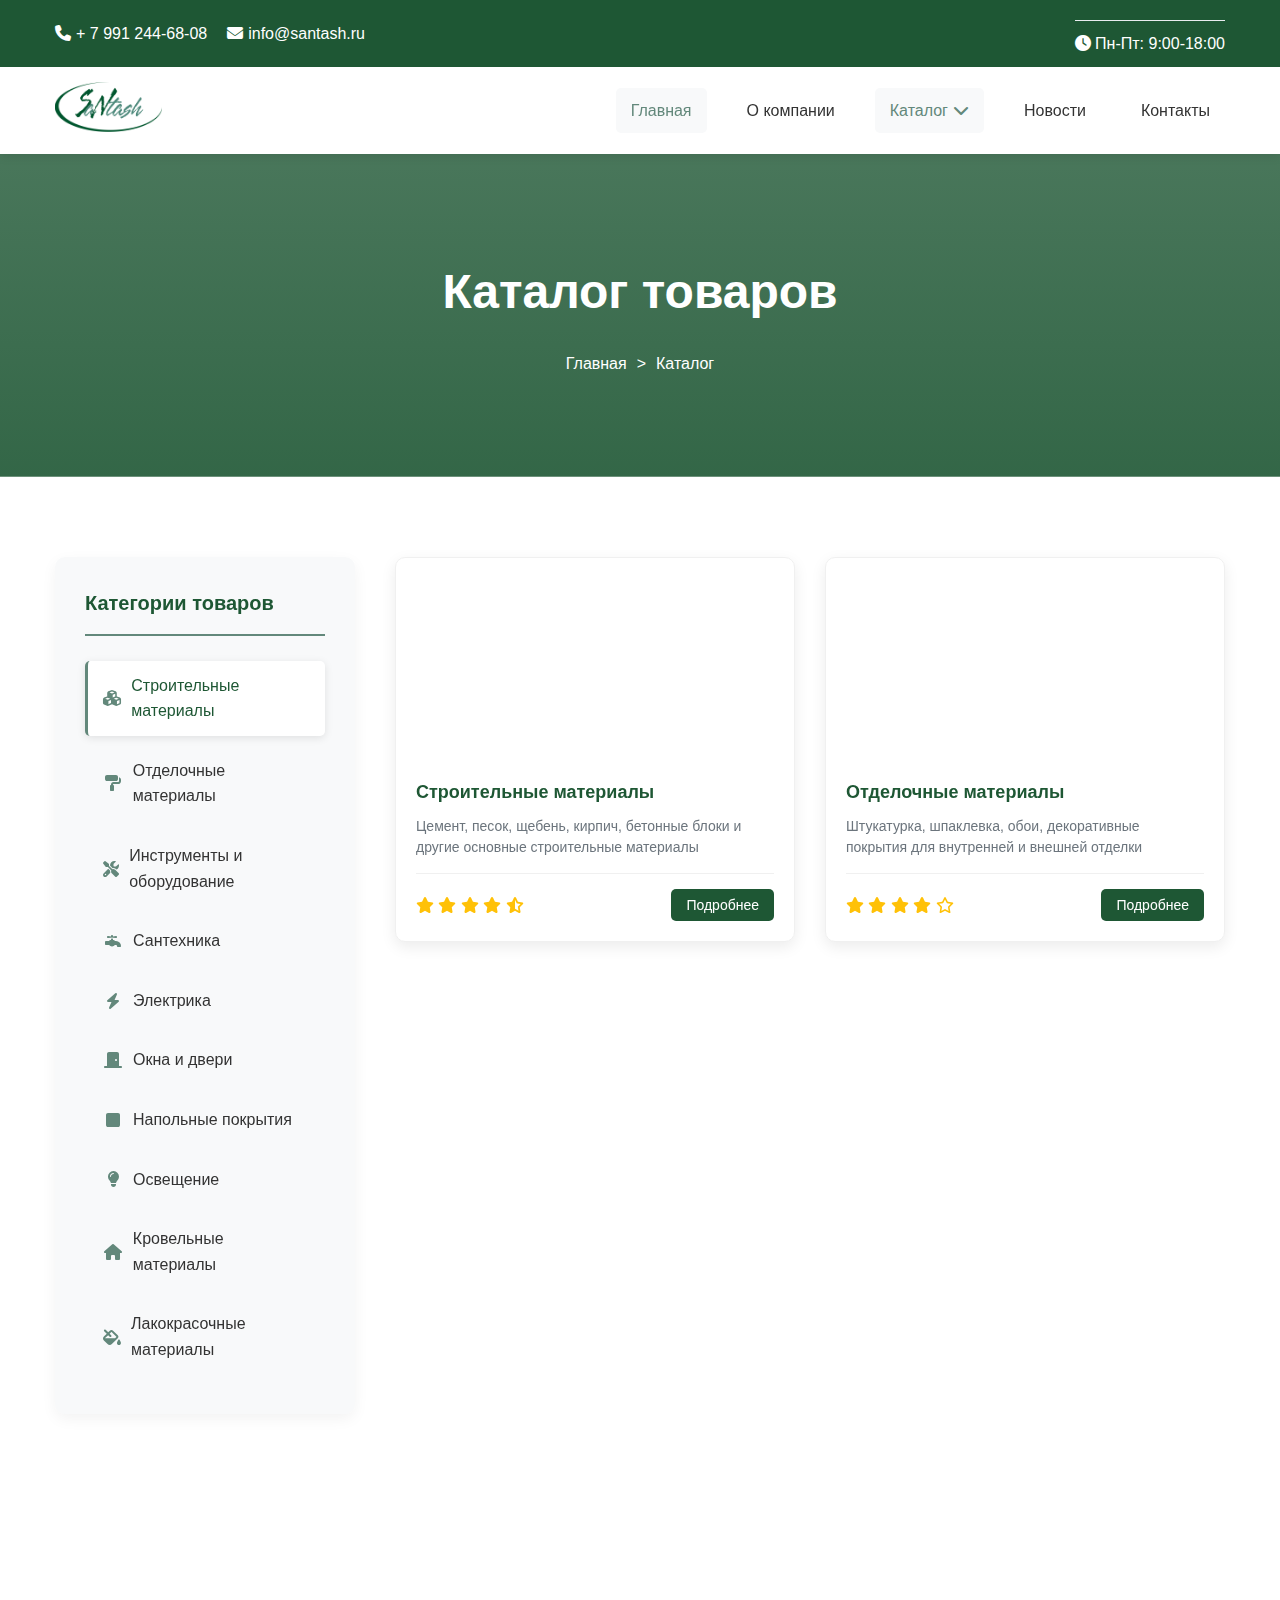
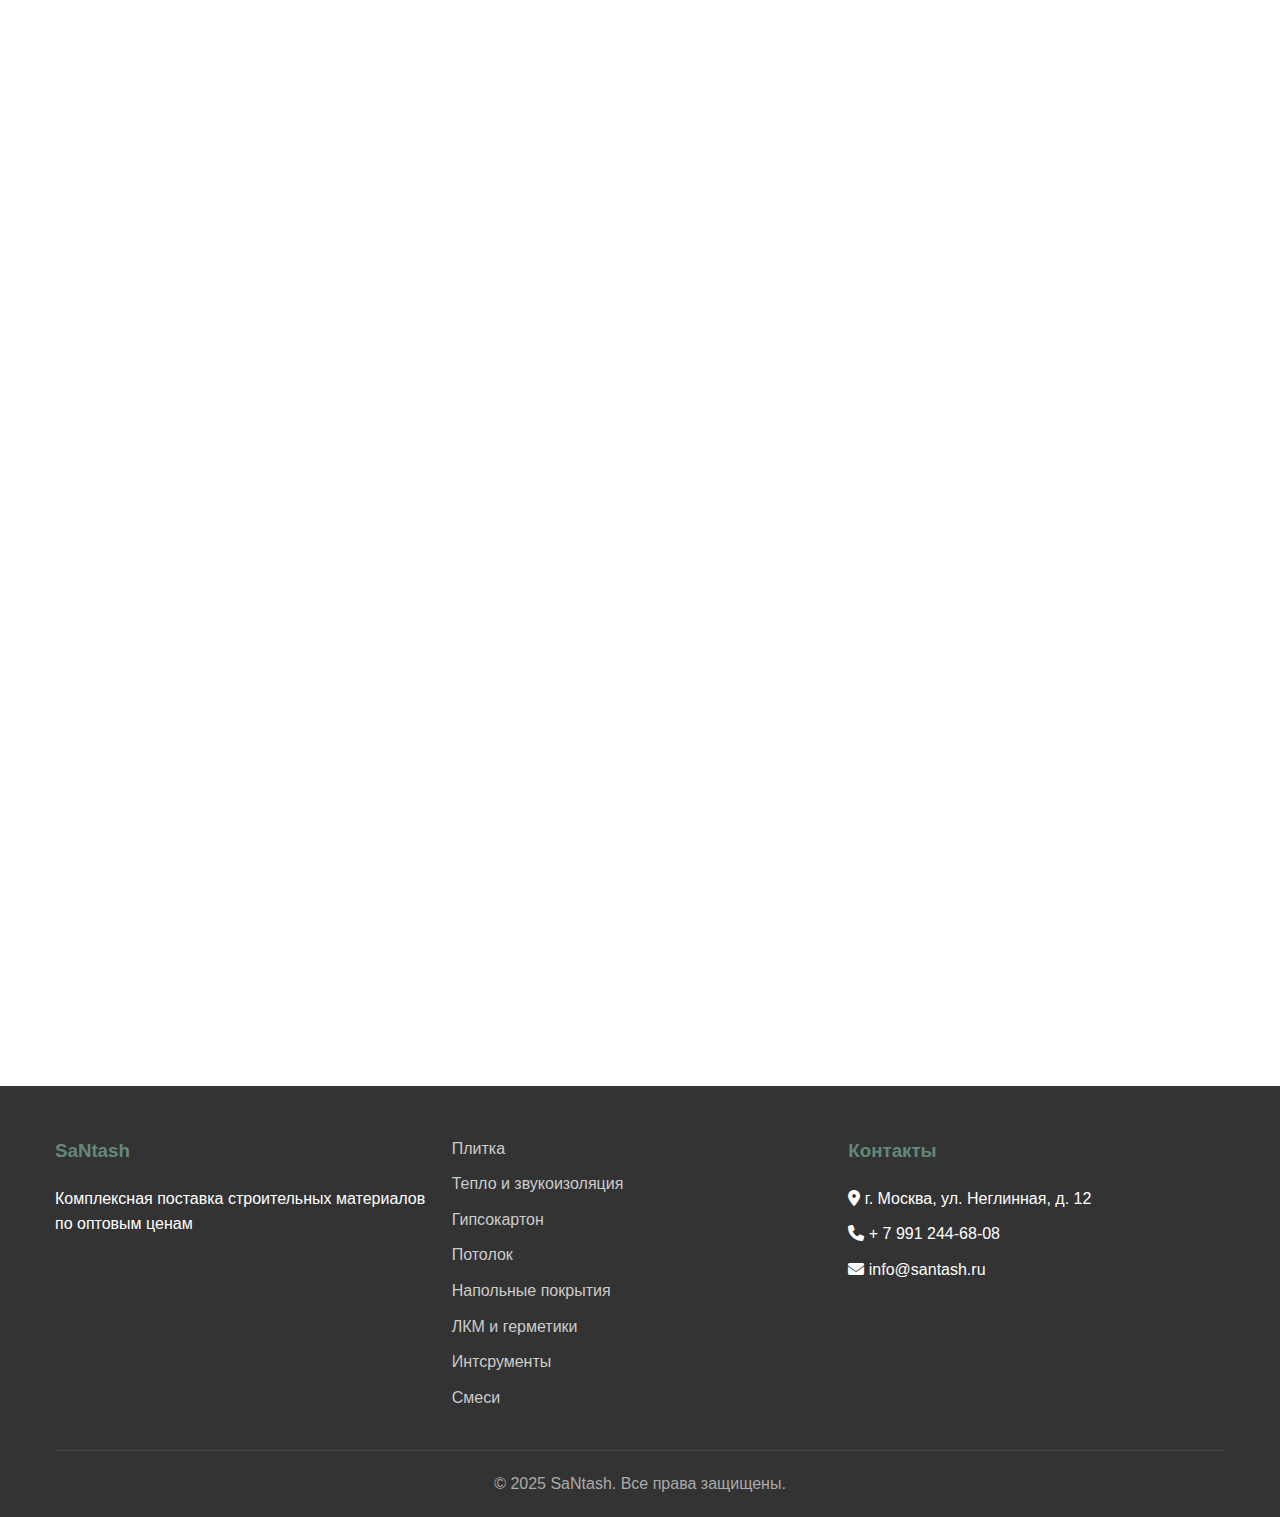
<file: catalog.html>
<!DOCTYPE html>
<html lang="ru">
<head>
    <meta charset="UTF-8">
    <meta name="viewport" content="width=device-width, initial-scale=1.0">
    <title>SaNtash - Комплексная поставка строительных материалов по оптовым ценам</title>
    <link rel="stylesheet" href="https://cdnjs.cloudflare.com/ajax/libs/font-awesome/6.4.0/css/all.min.css">
    <link rel="stylesheet" type="text/css" href="styles.css"> 
</head>
<body>
<!-- Header -->
    <header>
    <div class="header-top">
        <div class="container">
            <div class="contact-info">
                <div><i class="fas fa-phone"></i> + 7 991 244-68-08</div>
                <div><i class="fas fa-envelope"></i> info@santash.ru</div>
            </div>
            <div class="working-hours">
                <i class="fas fa-clock"></i> Пн-Пт: 9:00-18:00
            </div>
        </div>
    </div>
    <div class="header-main">
        <div class="container">
            <div class="logo">
                <a href="index.html"><img src="logo.png" alt="SaNtash" class="logo-image"></a>
            </div>
            <div class="menu-toggle">
                <i class="fas fa-bars"></i>
            </div>
            <nav id="main-nav">
              <!-- Крестик для закрытия меню - виден только на мобильных -->
              <button class="close-menu">
                 <i class="fas fa-times"></i>
              </button>
               <ul>
                <li><a href="index.html" class="active">Главная</a></li>
                <li><a href="about.html">О компании</a></li>
        
               <!-- Каталог с выпадающим меню -->
                 <li class="dropdown">
                  <a href="catalog.html" class="dropdown-toggle">Каталог <i class="fas fa-chevron-down"></i></a>
                    <ul class="dropdown-menu">
                      <li><a href="catalog.html#materials">Строительные материалы</a></li>
                      <li><a href="catalog.html#finishing">Отделочные материалы</a></li>
                      <li><a href="catalog.html#tools">Инструменты и оборудование</a></li>
                      <li><a href="catalog.html#plumbing">Сантехника</a></li>
                      <li><a href="catalog.html#electrical">Электрика</a></li>
                      <li><a href="catalog.html#windows">Окна и двери</a></li>
                      <li><a href="catalog.html#flooring">Напольные покрытия</a></li>
                      <li><a href="catalog.html#lighting">Освещение</a></li>
                      <li><a href="catalog.html#roofing">Кровельные материалы</a></li>
                      <li><a href="catalog.html#paint">Лакокрасочные материалы</a></li>
                    </ul>
                  </li>
        
                <li><a href="news.html">Новости</a></li>
                <li><a href="contacts.html">Контакты</a></li>
              </ul>
            </nav>
        </div>
    </div>
</header>

    <!-- Page Header -->
    <section class="page-header">
        <div class="container">
            <h1>Каталог товаров</h1>
            <ul class="breadcrumb">
                <li><a href="index.html">Главная</a></li>
                <li>Каталог</li>
            </ul>
        </div>
    </section>

    <!-- Catalog Section -->
    <section class="catalog">
        <div class="container">
            <div class="catalog-content">
                <!-- Sidebar -->
                <aside class="catalog-sidebar">
                    <h3>Категории товаров</h3>
                    <ul class="catalog-categories">
                        <li><a href="#materials" class="active"><i class="fas fa-cubes"></i> Строительные материалы</a></li>
                        <li><a href="#finishing"><i class="fas fa-paint-roller"></i> Отделочные материалы</a></li>
                        <li><a href="#tools"><i class="fas fa-tools"></i> Инструменты и оборудование</a></li>
                        <li><a href="#plumbing"><i class="fas fa-faucet"></i> Сантехника</a></li>
                        <li><a href="#electrical"><i class="fas fa-bolt"></i> Электрика</a></li>
                        <li><a href="#windows"><i class="fas fa-door-closed"></i> Окна и двери</a></li>
                        <li><a href="#flooring"><i class="fas fa-square"></i> Напольные покрытия</a></li>
                        <li><a href="#lighting"><i class="fas fa-lightbulb"></i> Освещение</a></li>
                        <li><a href="#roofing"><i class="fas fa-home"></i> Кровельные материалы</a></li>
                        <li><a href="#paint"><i class="fas fa-fill-drip"></i> Лакокрасочные материалы</a></li>
                    </ul>
                </aside>

                <!-- Catalog Grid -->
                <div class="catalog-main">
                    <div class="catalog-grid">
                        <!-- Item 1 -->
                        <div class="catalog-item">
                            <div class="catalog-image" style="background-image: url('https://images.unsplash.com/photo-1560518883-ce09059eeffa?ixlib=rb-4.0.3&auto=format&fit=crop&w=600&q=60')">
                                <div class="catalog-overlay">
                                    <div class="catalog-price">от 850 руб.</div>
                                </div>
                            </div>
                            <div class="catalog-content-info">
                                <h3>Строительные материалы</h3>
                                <p>Цемент, песок, щебень, кирпич, бетонные блоки и другие основные строительные материалы</p>
                                <div class="catalog-meta">
                                    <div class="catalog-rating">
                                        <i class="fas fa-star"></i>
                                        <i class="fas fa-star"></i>
                                        <i class="fas fa-star"></i>
                                        <i class="fas fa-star"></i>
                                        <i class="fas fa-star-half-alt"></i>
                                    </div>
                                    <button class="catalog-btn">Подробнее</button>
                                </div>
                            </div>
                        </div>

                        <!-- Item 2 -->
                        <div class="catalog-item">
                            <div class="catalog-image" style="background-image: url('https://images.unsplash.com/photo-1586023492125-27b2c045efd7?ixlib=rb-4.0.3&auto=format&fit=crop&w=600&q=60')">
                                <div class="catalog-overlay">
                                    <div class="catalog-price">от 1 200 руб.</div>
                                </div>
                            </div>
                            <div class="catalog-content-info">
                                <h3>Отделочные материалы</h3>
                                <p>Штукатурка, шпаклевка, обои, декоративные покрытия для внутренней и внешней отделки</p>
                                <div class="catalog-meta">
                                    <div class="catalog-rating">
                                        <i class="fas fa-star"></i>
                                        <i class="fas fa-star"></i>
                                        <i class="fas fa-star"></i>
                                        <i class="fas fa-star"></i>
                                        <i class="far fa-star"></i>
                                    </div>
                                    <button class="catalog-btn">Подробнее</button>
                                </div>
                            </div>
                        </div>

                        <!-- Item 3 -->
                        <div class="catalog-item">
                            <div class="catalog-image" style="background-image: url('https://images.unsplash.com/photo-1572981779307-38f8b0456222?ixlib=rb-4.0.3&auto=format&fit=crop&w=600&q=60')">
                                <div class="catalog-overlay">
                                    <div class="catalog-price">от 2 500 руб.</div>
                                </div>
                            </div>
                            <div class="catalog-content-info">
                                <h3>Инструменты и оборудование</h3>
                                <p>Электроинструменты, ручной инструмент, строительное оборудование и оснастка</p>
                                <div class="catalog-meta">
                                    <div class="catalog-rating">
                                        <i class="fas fa-star"></i>
                                        <i class="fas fa-star"></i>
                                        <i class="fas fa-star"></i>
                                        <i class="fas fa-star"></i>
                                        <i class="fas fa-star"></i>
                                    </div>
                                    <button class="catalog-btn">Подробнее</button>
                                </div>
                            </div>
                        </div>

                        <!-- Item 4 -->
                        <div class="catalog-item">
                            <div class="catalog-image" style="background-image: url('https://images.unsplash.com/photo-1558618047-3c8c76ca7d13?ixlib=rb-4.0.3&auto=format&fit=crop&w=600&q=60')">
                                <div class="catalog-overlay">
                                    <div class="catalog-price">от 3 800 руб.</div>
                                </div>
                            </div>
                            <div class="catalog-content-info">
                                <h3>Сантехника</h3>
                                <p>Смесители, раковины, унитазы, ванны, душевые кабины и комплектующие</p>
                                <div class="catalog-meta">
                                    <div class="catalog-rating">
                                        <i class="fas fa-star"></i>
                                        <i class="fas fa-star"></i>
                                        <i class="fas fa-star"></i>
                                        <i class="fas fa-star-half-alt"></i>
                                        <i class="far fa-star"></i>
                                    </div>
                                    <button class="catalog-btn">Подробнее</button>
                                </div>
                            </div>
                        </div>

                        <!-- Item 5 -->
                        <div class="catalog-item">
                            <div class="catalog-image" style="background-image: url('https://images.unsplash.com/photo-1581094794329-c8112a89af12?ixlib=rb-4.0.3&auto=format&fit=crop&w=600&q=60')">
                                <div class="catalog-overlay">
                                    <div class="catalog-price">от 950 руб.</div>
                                </div>
                            </div>
                            <div class="catalog-content-info">
                                <h3>Электрика</h3>
                                <p>Кабели, розетки, выключатели, светильники, электрощитовое оборудование</p>
                                <div class="catalog-meta">
                                    <div class="catalog-rating">
                                        <i class="fas fa-star"></i>
                                        <i class="fas fa-star"></i>
                                        <i class="fas fa-star"></i>
                                        <i class="fas fa-star"></i>
                                        <i class="far fa-star"></i>
                                    </div>
                                    <button class="catalog-btn">Подробнее</button>
                                </div>
                            </div>
                        </div>

                        <!-- Item 6 -->
                        <div class="catalog-item">
                            <div class="catalog-image" style="background-image: url('https://images.unsplash.com/photo-1558618047-3c8c76ca7d13?ixlib=rb-4.0.3&auto=format&fit=crop&w=600&q=60')">
                                <div class="catalog-overlay">
                                    <div class="catalog-price">от 12 000 руб.</div>
                                </div>
                            </div>
                            <div class="catalog-content-info">
                                <h3>Окна и двери</h3>
                                <p>Пластиковые и деревянные окна, входные и межкомнатные двери, фурнитура</p>
                                <div class="catalog-meta">
                                    <div class="catalog-rating">
                                        <i class="fas fa-star"></i>
                                        <i class="fas fa-star"></i>
                                        <i class="fas fa-star"></i>
                                        <i class="fas fa-star"></i>
                                        <i class="fas fa-star-half-alt"></i>
                                    </div>
                                    <button class="catalog-btn">Подробнее</button>
                                </div>
                            </div>
                        </div>

                        <!-- Item 7 -->
                        <div class="catalog-item">
                            <div class="catalog-image" style="background-image: url('https://images.unsplash.com/photo-1586023492125-27b2c045efd7?ixlib=rb-4.0.3&auto=format&fit=crop&w=600&q=60')">
                                <div class="catalog-overlay">
                                    <div class="catalog-price">от 1 500 руб.</div>
                                </div>
                            </div>
                            <div class="catalog-content-info">
                                <h3>Напольные покрытия</h3>
                                <p>Ламинат, паркет, линолеум, ковролин, плитка и сопутствующие материалы</p>
                                <div class="catalog-meta">
                                    <div class="catalog-rating">
                                        <i class="fas fa-star"></i>
                                        <i class="fas fa-star"></i>
                                        <i class="fas fa-star"></i>
                                        <i class="fas fa-star"></i>
                                        <i class="far fa-star"></i>
                                    </div>
                                    <button class="catalog-btn">Подробнее</button>
                                </div>
                            </div>
                        </div>

                        <!-- Item 8 -->
                        <div class="catalog-item">
                            <div class="catalog-image" style="background-image: url('https://images.unsplash.com/photo-1558618047-3c8c76ca7d13?ixlib=rb-4.0.3&auto=format&fit=crop&w=600&q=60')">
                                <div class="catalog-overlay">
                                    <div class="catalog-price">от 2 200 руб.</div>
                                </div>
                            </div>
                            <div class="catalog-content-info">
                                <h3>Освещение</h3>
                                <p>Люстры, бра, точечные светильники, LED-панели, уличное освещение</p>
                                <div class="catalog-meta">
                                    <div class="catalog-rating">
                                        <i class="fas fa-star"></i>
                                        <i class="fas fa-star"></i>
                                        <i class="fas fa-star"></i>
                                        <i class="fas fa-star-half-alt"></i>
                                        <i class="far fa-star"></i>
                                    </div>
                                    <button class="catalog-btn">Подробнее</button>
                                </div>
                            </div>
                        </div>

                        <!-- Item 9 -->
                        <div class="catalog-item">
                            <div class="catalog-image" style="background-image: url('https://images.unsplash.com/photo-1560518883-ce09059eeffa?ixlib=rb-4.0.3&auto=format&fit=crop&w=600&q=60')">
                                <div class="catalog-overlay">
                                    <div class="catalog-price">от 4 500 руб.</div>
                                </div>
                            </div>
                            <div class="catalog-content-info">
                                <h3>Кровельные материалы</h3>
                                <p>Металлочерепица, профнастил, мягкая кровля, водосточные системы</p>
                                <div class="catalog-meta">
                                    <div class="catalog-rating">
                                        <i class="fas fa-star"></i>
                                        <i class="fas fa-star"></i>
                                        <i class="fas fa-star"></i>
                                        <i class="fas fa-star"></i>
                                        <i class="fas fa-star"></i>
                                    </div>
                                    <button class="catalog-btn">Подробнее</button>
                                </div>
                            </div>
                        </div>

                        <!-- Item 10 -->
                        <div class="catalog-item">
                            <div class="catalog-image" style="background-image: url('https://images.unsplash.com/photo-1586023492125-27b2c045efd7?ixlib=rb-4.0.3&auto=format&fit=crop&w=600&q=60')">
                                <div class="catalog-overlay">
                                    <div class="catalog-price">от 650 руб.</div>
                                </div>
                            </div>
                            <div class="catalog-content-info">
                                <h3>Лакокрасочные материалы</h3>
                                <p>Краски, лаки, эмали, грунтовки, защитные покрытия для различных поверхностей</p>
                                <div class="catalog-meta">
                                    <div class="catalog-rating">
                                        <i class="fas fa-star"></i>
                                        <i class="fas fa-star"></i>
                                        <i class="fas fa-star"></i>
                                        <i class="fas fa-star"></i>
                                        <i class="far fa-star"></i>
                                    </div>
                                    <button class="catalog-btn">Подробнее</button>
                                </div>
                            </div>
                        </div>
                    </div>
                </div>
            </div>
        </div>
    </section>

    <!-- Footer -->
    <footer>
        <div class="container">
            <div class="footer-content">
                <div class="footer-column">
                    <h3>SaNtash</h3>
                    <p>Комплексная поставка строительных материалов по оптовым ценам</p>
                </div>
                <div class="footer-column">
                    <ul>
                        <li><a href="#">Плитка</a></li>
                        <li><a href="#">Тепло и звукоизоляция</a></li>
                        <li><a href="#">Гипсокартон</a></li>
                        <li><a href="#">Потолок</a></li>
                        <li><a href="#">Напольные покрытия</a></li>
                        <li><a href="#">ЛКМ и герметики</a></li>
                        <li><a href="#">Интсрументы</a></li>
                        <li><a href="#">Смеси</a></li>
                    </ul>
                </div>
                <div class="footer-column">
                    <h3>Контакты</h3>
                    <ul>
                        <li><i class="fas fa-map-marker-alt"></i> г. Москва, ул. Неглинная, д. 12</li>
                        <li><i class="fas fa-phone"></i> + 7 991 244-68-08</li>
                        <li><i class="fas fa-envelope"></i> info@santash.ru</li>
                    </ul>
                </div>
            </div>
            <div class="copyright">
                <p>&copy; 2025 SaNtash. Все права защищены.</p>
            </div>
        </div>
    </footer>

    <script src="main.js"></script>
</body>

</html>
</file>
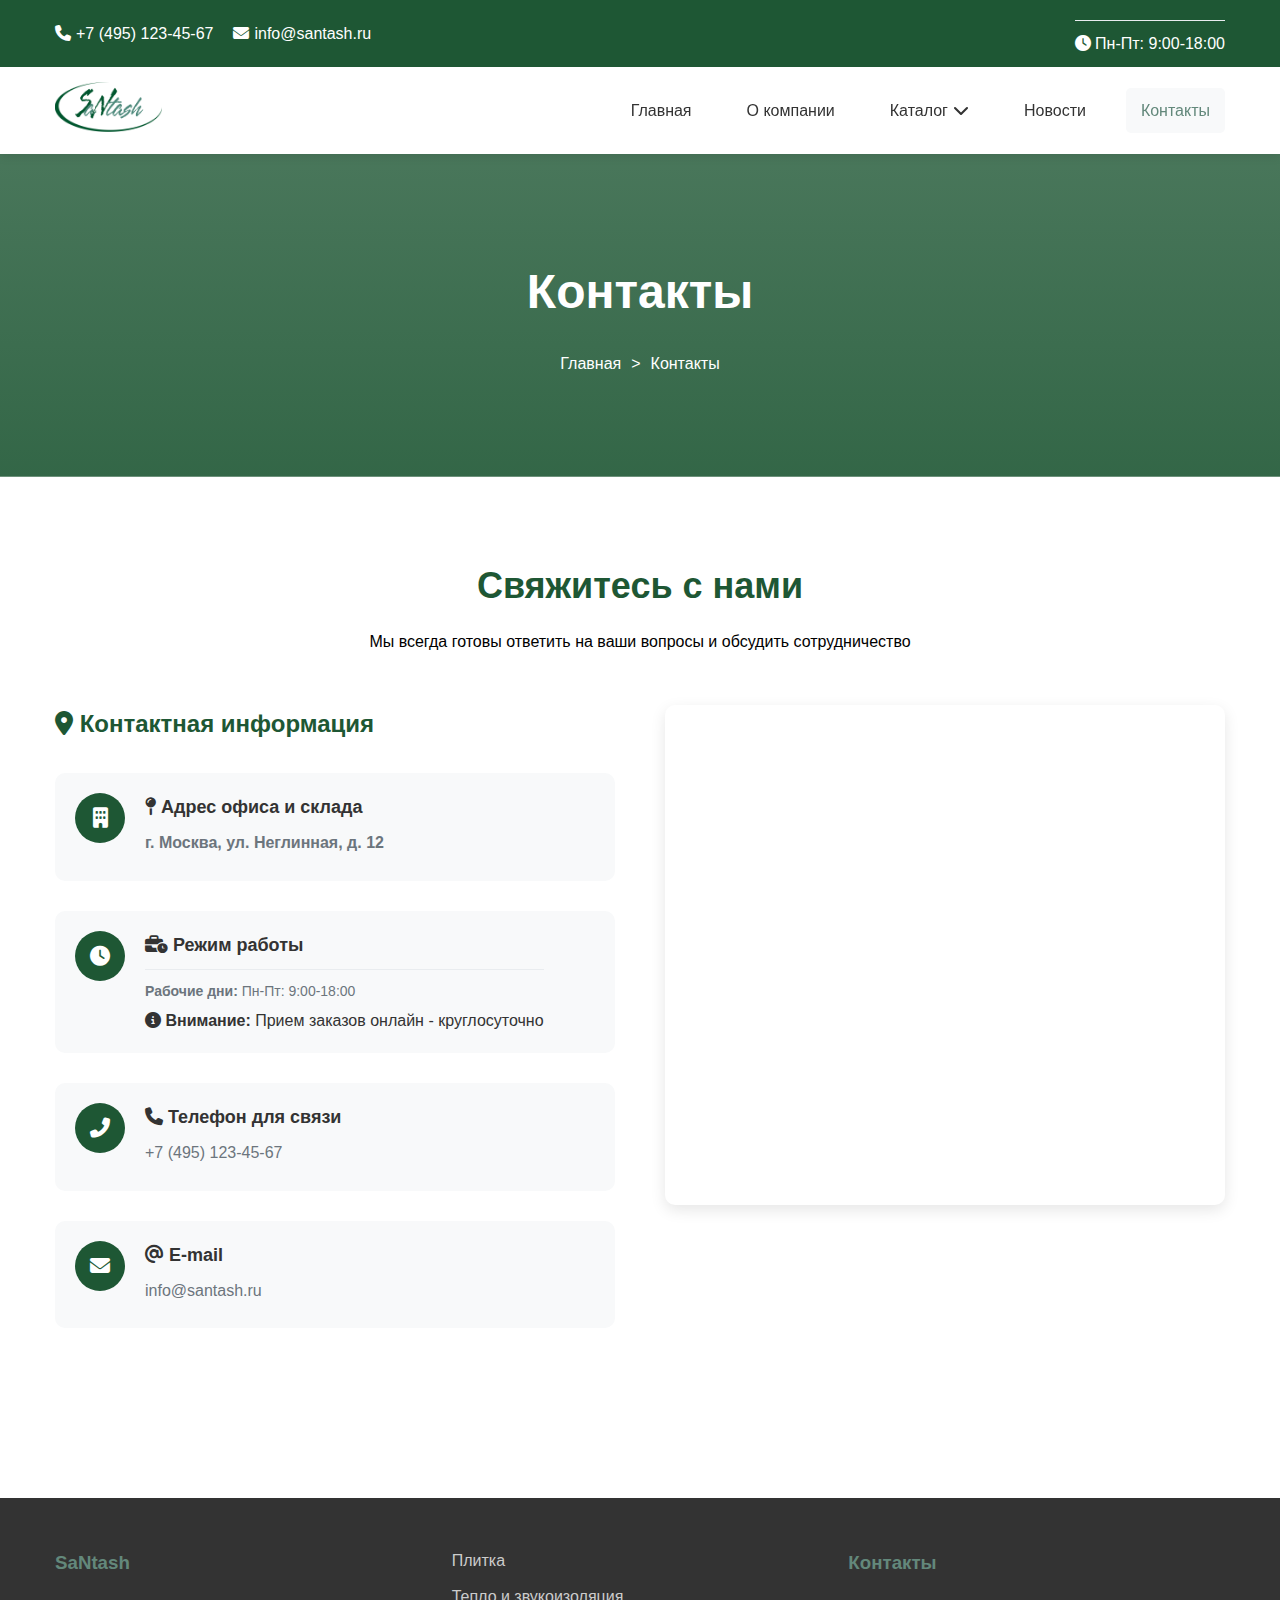
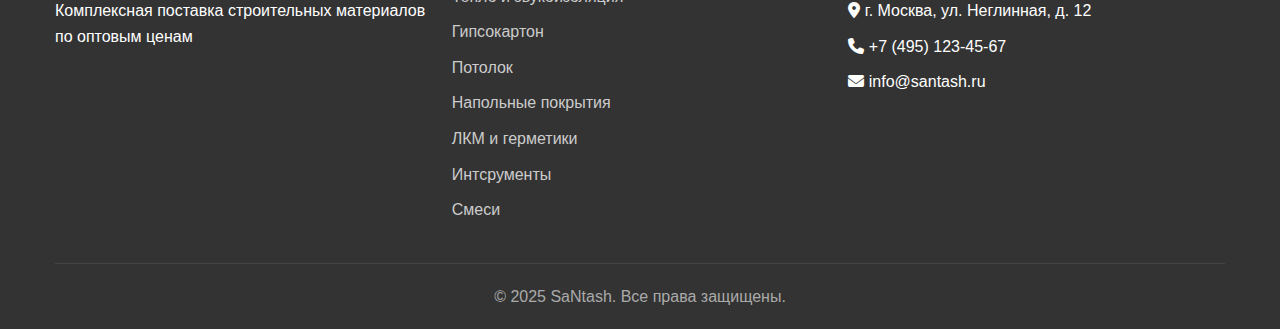
<file: contacts.html>
<!DOCTYPE html>
<html lang="ru">
<head>
    <meta charset="UTF-8">
    <meta name="viewport" content="width=device-width, initial-scale=1.0">
    <title>SaNtash - Комплексная поставка строительных материалов по оптовым ценам</title>
    <link rel="stylesheet" href="https://cdnjs.cloudflare.com/ajax/libs/font-awesome/6.4.0/css/all.min.css">
    <link rel="stylesheet" type="text/css" href="styles.css"> 
    
</head>

<body>
    <!-- Header -->
    <header>
        <div class="header-top">
            <div class="container">
                <div class="contact-info">
                    <div><i class="fas fa-phone"></i> +7 (495) 123-45-67</div>
                    <div><i class="fas fa-envelope"></i> info@santash.ru</div>
                </div>
                <div class="working-hours">
                    <i class="fas fa-clock"></i> Пн-Пт: 9:00-18:00
                </div>
            </div>
        </div>
        <div class="header-main">
            <div class="container">
                <div class="logo">
                    <a href="index.html"><img src="logo.png" alt="SaNtash" class="logo-image"></a>
                </div>
                <div class="menu-toggle">
                    <i class="fas fa-bars"></i>
                </div>
                <nav id="main-nav">
                    <button class="close-menu">
                        <i class="fas fa-times"></i>
                    </button>
                    <ul>
                        <li><a href="index.html">Главная</a></li>
                        <li><a href="about.html">О компании</a></li>
                        <li class="dropdown">
                            <a href="catalog.html" class="dropdown-toggle">Каталог <i class="fas fa-chevron-down"></i></a>
                            <ul class="dropdown-menu">
                                <li><a href="catalog.html#materials">Строительные материалы</a></li>
                                <li><a href="catalog.html#finishing">Отделочные материалы</a></li>
                                <li><a href="catalog.html#tools">Инструменты и оборудование</a></li>
                            </ul>
                        </li>
                        <li><a href="news.html">Новости</a></li>
                        <li><a href="contacts.html" class="active">Контакты</a></li>
                    </ul>
                </nav>
            </div>
        </div>
    </header>

    <!-- Page Header -->
    <section class="page-header">
        <div class="container">
            <h1>Контакты</h1>
            <ul class="breadcrumb">
                <li><a href="index.html">Главная</a></li>
                <li>Контакты</li>
            </ul>
        </div>
    </section>

    <!-- Contact Section -->
    <section class="contact-page">
        <div class="container">
            <div class="section-title">
                <h2>Свяжитесь с нами</h2>
                <p>Мы всегда готовы ответить на ваши вопросы и обсудить сотрудничество</p>
            </div>

            <div class="contact-content">
                <!-- Левый контейнер - Контактная информация -->
                <div class="contact-left">
                    <div class="contact-info-page">
                        <h3><i class="fas fa-map-marker-alt"></i> Контактная информация</h3>
                        
                        <div class="contact-items-grid">
                            <!-- Адрес -->
                            <div class="contact-item">
                                <div class="contact-icon">
                                    <i class="fas fa-building"></i>
                                </div>
                                <div class="contact-details">
                                    <h4><i class="fas fa-map-pin"></i> Адрес офиса и склада</h4>
                                    <p><strong>г. Москва, ул. Неглинная, д. 12</strong></p>
                                </div>
                            </div>

                            <!-- Время работы -->
                            <div class="contact-item">
                                <div class="contact-icon">
                                    <i class="fas fa-clock"></i>
                                </div>
                                <div class="contact-details">
                                    <h4><i class="fas fa-business-time"></i> Режим работы</h4>
                                    <div class="working-hours">
                                        <p><strong>Рабочие дни:</strong> <span>Пн-Пт: 9:00-18:00</span></p>
                                    </div>
                                    <div class="hours-note">
                                        <i class="fas fa-info-circle"></i>
                                        <strong>Внимание:</strong> Прием заказов онлайн - круглосуточно
                                    </div>
                                </div>
                            </div>
                            <!-- Телефоны -->
                            <div class="contact-item">
                                <div class="contact-icon">
                                    <i class="fas fa-phone-alt"></i>
                                </div>
                                <div class="contact-details">
                                    <h4><i class="fas fa-phone"></i> Телефон для связи</h4>
                                    <p> +7 (495) 123-45-67</p>
                                </div>
                            </div>

                            <!-- Электронная почта -->
                            <div class="contact-item">
                                <div class="contact-icon">
                                    <i class="fas fa-envelope"></i>
                                </div>
                                <div class="contact-details">
                                    <h4><i class="fas fa-at"></i> E-mail</h4>
                                    <p>info@santash.ru</p>
                                </div>
                            </div>

                            
                        </div>
                    </div>
                </div>

                <!-- Правый контейнер - Карта и форма -->
                <div class="contact-right">
                    <!-- Карта -->
                    <div class="map-section-right">
                        <div class="map-container">
                            <div id="map"></div>
                            <div class="map-overlay">
                                <h4><i class="fas fa-map-marker-alt"></i> Наш офис</h4>
                                <p>ул. Неглинная, д. 12</p>
                            </div>
                        </div>
                    </div>

                    
                </div>
            </div>
        </div>
    </section>

    

    <!-- Footer -->
    <footer>
        <div class="container">
            <div class="footer-content">
                <div class="footer-column">
                    <h3>SaNtash</h3>
                    <p>Комплексная поставка строительных материалов по оптовым ценам</p>
                </div>
                <div class="footer-column">
                    <ul>
                        <li><a href="#">Плитка</a></li>
                        <li><a href="#">Тепло и звукоизоляция</a></li>
                        <li><a href="#">Гипсокартон</a></li>
                        <li><a href="#">Потолок</a></li>
                        <li><a href="#">Напольные покрытия</a></li>
                        <li><a href="#">ЛКМ и герметики</a></li>
                        <li><a href="#">Интсрументы</a></li>
                        <li><a href="#">Смеси</a></li>
                    </ul>
                </div>
                <div class="footer-column">
                    <h3>Контакты</h3>
                    <ul>
                        <li><i class="fas fa-map-marker-alt"></i> г. Москва, ул. Неглинная, д. 12</li>
                        <li><i class="fas fa-phone"></i> +7 (495) 123-45-67</li>
                        <li><i class="fas fa-envelope"></i> info@santash.ru</li>
                    </ul>
                </div>
            </div>
            <div class="copyright">
                <p>&copy; 2025 SaNtash. Все права защищены.</p>
            </div>
        </div>
    </footer>

    <!-- Яндекс карты -->
    <script src="https://api-maps.yandex.ru/2.1/?lang=ru_RU" type="text/javascript"></script>
    <script>
        // Инициализация карты
        ymaps.ready(init);
        
        function init() {
            var myMap = new ymaps.Map("map", {
                center: [55.76, 37.64],
                zoom: 14
            });

            // Добавляем метку
            var myPlacemark = new ymaps.Placemark([55.76, 37.64], {
                hintContent: 'SaNtash',
                balloonContent: 'г. Москва, ул. Неглинная, д. 12<br>Бизнес-центр "Бизнес-центр"'
            }, {
                preset: 'islands#greenDotIcon'
            });

            myMap.geoObjects.add(myPlacemark);
        }
    </script>
    <script src="main.js"></script>
</body>

</html>
</file>
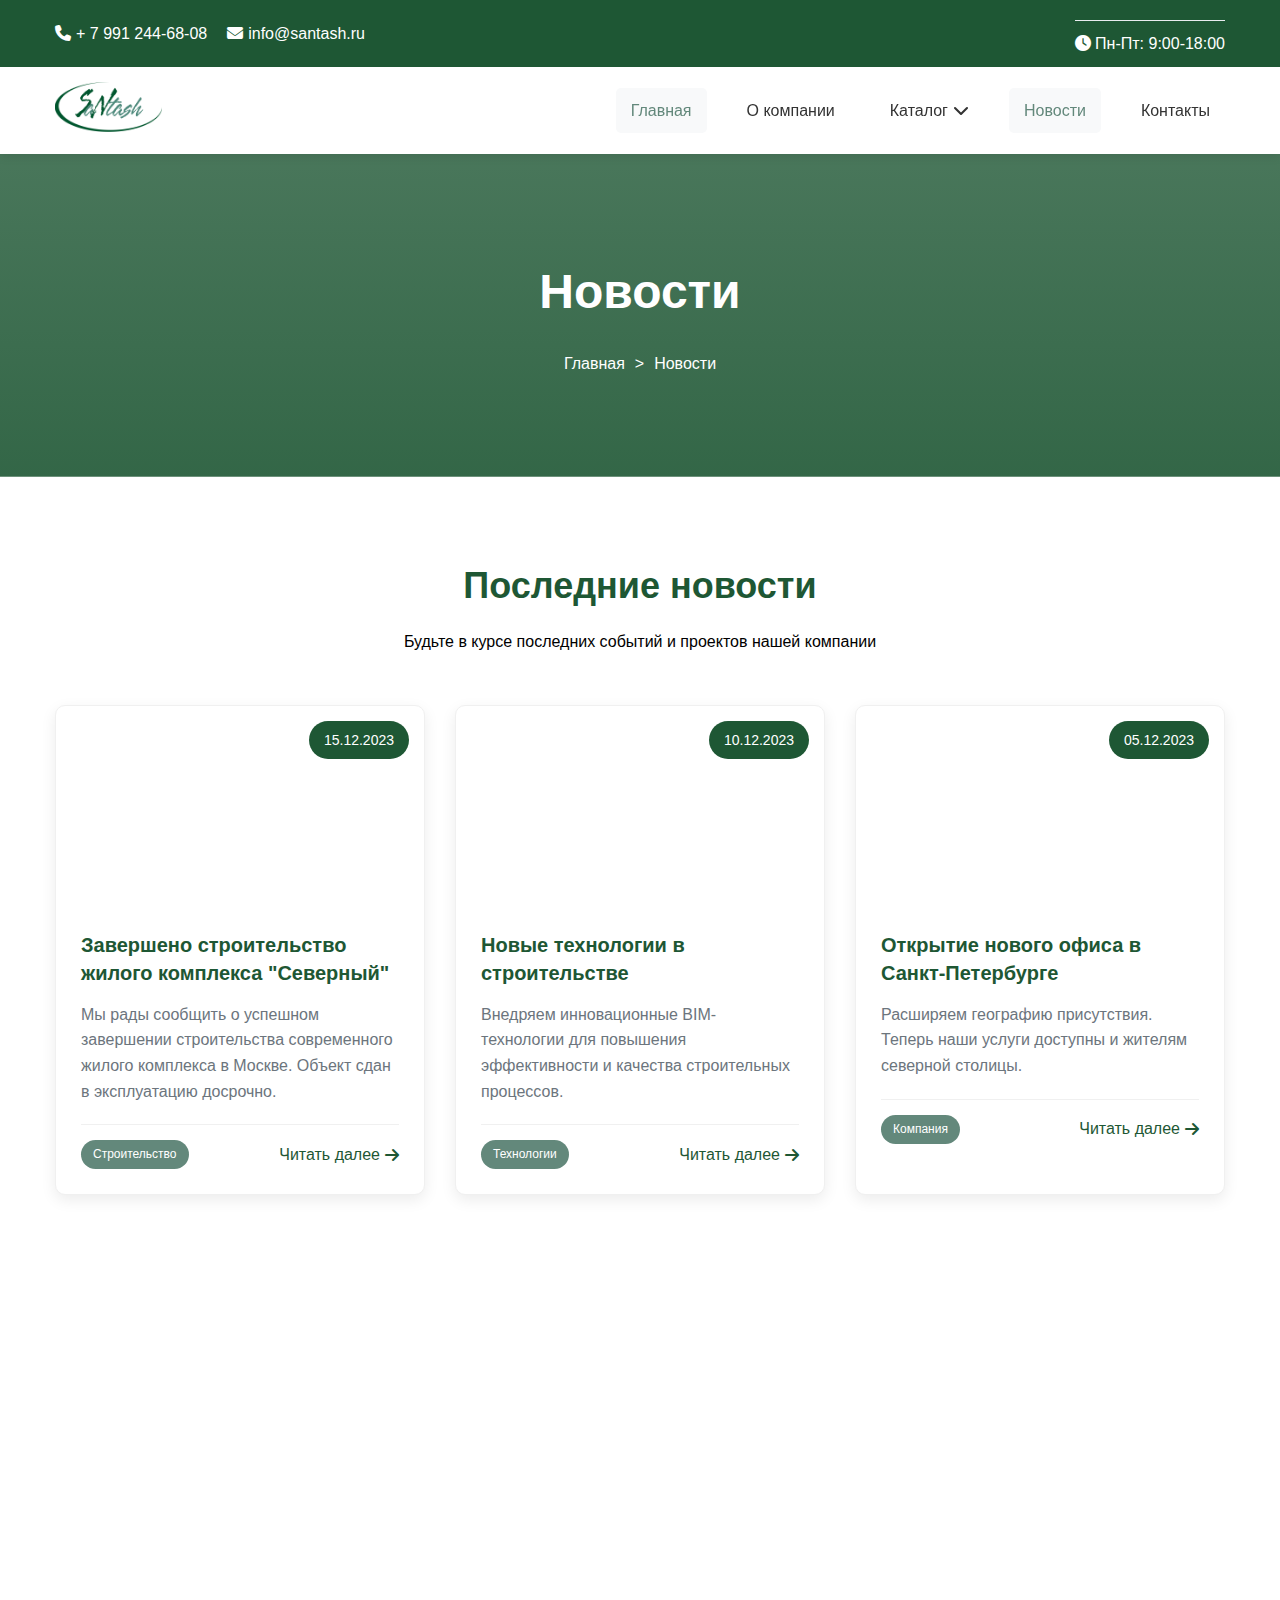
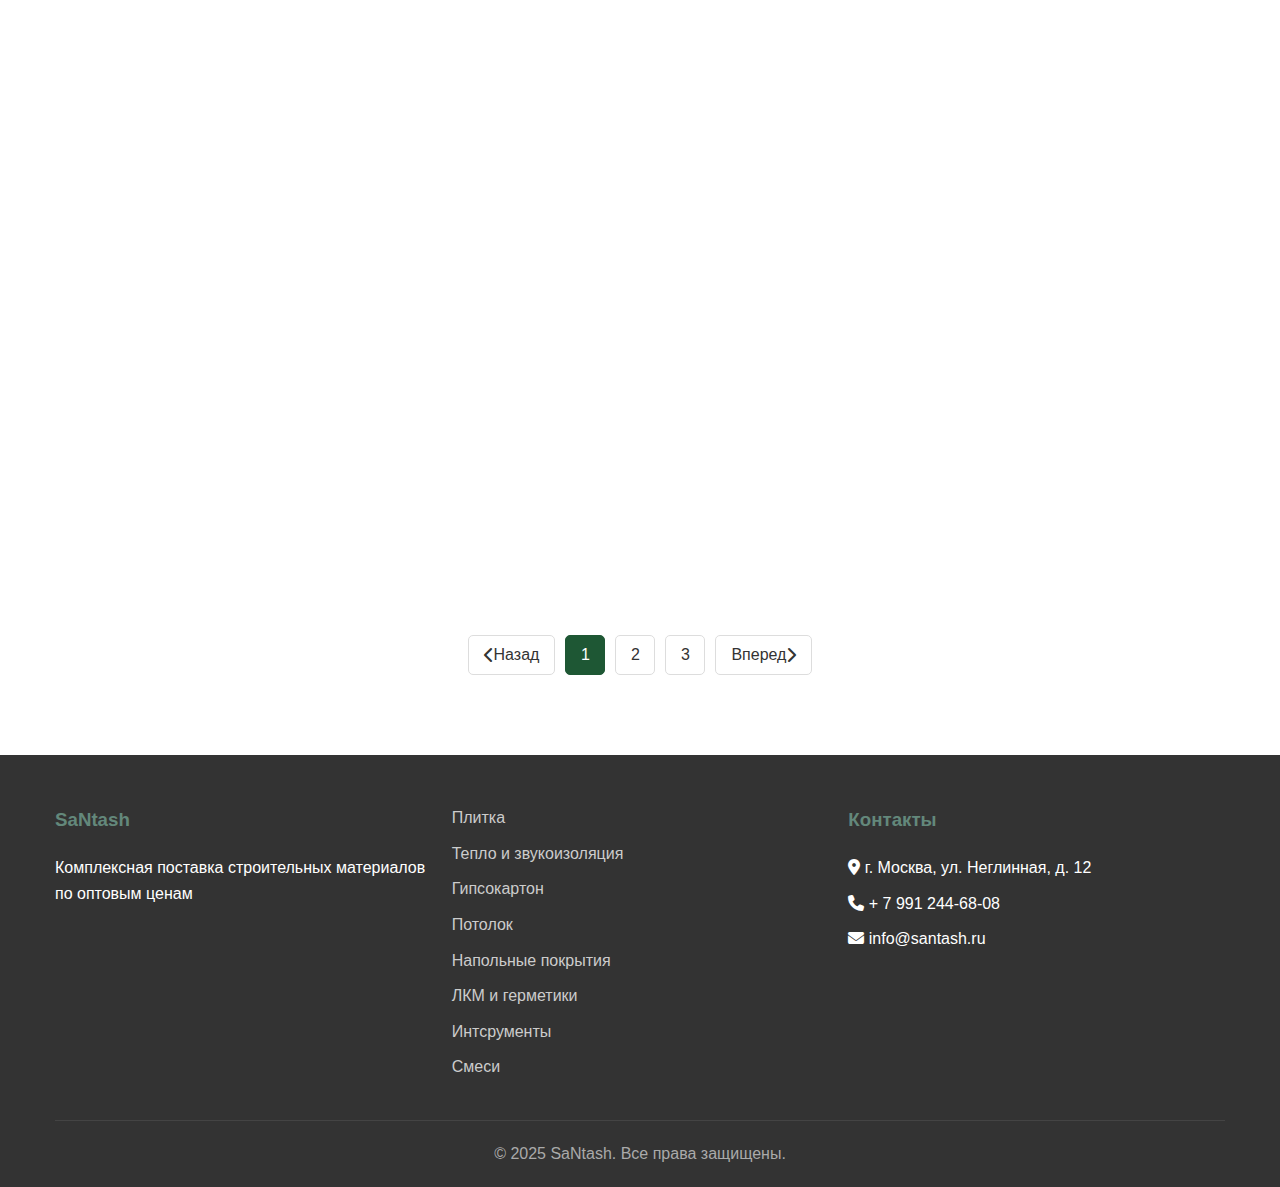
<file: news.html>
<!DOCTYPE html>
<html lang="ru">
<head>
    <meta charset="UTF-8">
    <meta name="viewport" content="width=device-width, initial-scale=1.0">
    <title>SaNtash - Комплексная поставка строительных материалов по оптовым ценам</title>
    <link rel="stylesheet" href="https://cdnjs.cloudflare.com/ajax/libs/font-awesome/6.4.0/css/all.min.css">
    <link rel="stylesheet" type="text/css" href="styles.css"> 
</head>
<body>
    <!-- Header -->
    <header>
    <div class="header-top">
        <div class="container">
            <div class="contact-info">
                <div><i class="fas fa-phone"></i> + 7 991 244-68-08</div>
                <div><i class="fas fa-envelope"></i> info@santash.ru</div>
            </div>
            <div class="working-hours">
                <i class="fas fa-clock"></i> Пн-Пт: 9:00-18:00
            </div>
        </div>
    </div>
    <div class="header-main">
        <div class="container">
            <div class="logo">
                <a href="index.html"><img src="logo.png" alt="SaNtash" class="logo-image"></a>
            </div>
            <div class="menu-toggle">
                <i class="fas fa-bars"></i>
            </div>
            <nav id="main-nav">
              <!-- Крестик для закрытия меню - виден только на мобильных -->
              <button class="close-menu">
                 <i class="fas fa-times"></i>
              </button>
               <ul>
                <li><a href="index.html" class="active">Главная</a></li>
                <li><a href="about.html">О компании</a></li>
        
               <!-- Каталог с выпадающим меню -->
                 <li class="dropdown">
                  <a href="catalog.html" class="dropdown-toggle">Каталог <i class="fas fa-chevron-down"></i></a>
                    <ul class="dropdown-menu">
                      <li><a href="catalog.html#materials">Строительные материалы</a></li>
                      <li><a href="catalog.html#finishing">Отделочные материалы</a></li>
                      <li><a href="catalog.html#tools">Инструменты и оборудование</a></li>
                      <li><a href="catalog.html#plumbing">Сантехника</a></li>
                      <li><a href="catalog.html#electrical">Электрика</a></li>
                      <li><a href="catalog.html#windows">Окна и двери</a></li>
                      <li><a href="catalog.html#flooring">Напольные покрытия</a></li>
                      <li><a href="catalog.html#lighting">Освещение</a></li>
                      <li><a href="catalog.html#roofing">Кровельные материалы</a></li>
                      <li><a href="catalog.html#paint">Лакокрасочные материалы</a></li>
                    </ul>
                  </li>
        
                <li><a href="news.html">Новости</a></li>
                <li><a href="contacts.html">Контакты</a></li>
              </ul>
            </nav>
        </div>
    </div>
</header>

    <!-- Page Header -->
    <section class="page-header">
        <div class="container">
            <h1>Новости</h1>
            <ul class="breadcrumb">
                <li><a href="index.html">Главная</a></li>
                <li>Новости</li>
            </ul>
        </div>
    </section>

    <!-- News Section -->
    <section class="news">
        <div class="container">
            <div class="section-title">
                <h2>Последние новости</h2>
                <p>Будьте в курсе последних событий и проектов нашей компании</p>
            </div>

            <div class="news-grid">
                <!-- Новость 1 -->
                <div class="news-card">
                    <div class="news-image" style="background-image: url('https://images.unsplash.com/photo-1541888946425-d81bb19240f5?ixlib=rb-4.0.3&auto=format&fit=crop&w=600&q=60')">
                        <div class="news-date">15.12.2023</div>
                    </div>
                    <div class="news-content">
                        <h3>Завершено строительство жилого комплекса "Северный"</h3>
                        <p>Мы рады сообщить о успешном завершении строительства современного жилого комплекса в Москве. Объект сдан в эксплуатацию досрочно.</p>
                        <div class="news-meta">
                            <span class="news-category">Строительство</span>
                            <a href="#" class="read-more">Читать далее <i class="fas fa-arrow-right"></i></a>
                        </div>
                    </div>
                </div>

                <!-- Новость 2 -->
                <div class="news-card">
                    <div class="news-image" style="background-image: url('https://images.unsplash.com/photo-1504307651254-35680f356dfd?ixlib=rb-4.0.3&auto=format&fit=crop&w=600&q=60')">
                        <div class="news-date">10.12.2023</div>
                    </div>
                    <div class="news-content">
                        <h3>Новые технологии в строительстве</h3>
                        <p>Внедряем инновационные BIM-технологии для повышения эффективности и качества строительных процессов.</p>
                        <div class="news-meta">
                            <span class="news-category">Технологии</span>
                            <a href="#" class="read-more">Читать далее <i class="fas fa-arrow-right"></i></a>
                        </div>
                    </div>
                </div>

                <!-- Новость 3 -->
                <div class="news-card">
                    <div class="news-image" style="background-image: url('https://images.unsplash.com/photo-1545324418-cc1a3fa10c00?ixlib=rb-4.0.3&auto=format&fit=crop&w=600&q=60')">
                        <div class="news-date">05.12.2023</div>
                    </div>
                    <div class="news-content">
                        <h3>Открытие нового офиса в Санкт-Петербурге</h3>
                        <p>Расширяем географию присутствия. Теперь наши услуги доступны и жителям северной столицы.</p>
                        <div class="news-meta">
                            <span class="news-category">Компания</span>
                            <a href="#" class="read-more">Читать далее <i class="fas fa-arrow-right"></i></a>
                        </div>
                    </div>
                </div>

                <!-- Новость 4 -->
                <div class="news-card">
                    <div class="news-image" style="background-image: url('https://images.unsplash.com/photo-1581094794329-c8112a89af12?ixlib=rb-4.0.3&auto=format&fit=crop&w=600&q=60')">
                        <div class="news-date">28.11.2023</div>
                    </div>
                    <div class="news-content">
                        <h3>Экологичные материалы в строительстве</h3>
                        <p>Переходим на использование экологически чистых и безопасных строительных материалов.</p>
                        <div class="news-meta">
                            <span class="news-category">Экология</span>
                            <a href="#" class="read-more">Читать далее <i class="fas fa-arrow-right"></i></a>
                        </div>
                    </div>
                </div>

                <!-- Новость 5 -->
                <div class="news-card">
                    <div class="news-image" style="background-image: url('https://images.unsplash.com/photo-1600607687939-ce8a6c25118c?ixlib=rb-4.0.3&auto=format&fit=crop&w=600&q=60')">
                        <div class="news-date">20.11.2023</div>
                    </div>
                    <div class="news-content">
                        <h3>Новые проекты 2024 года</h3>
                        <p>Анонсируем старт новых масштабных строительных проектов в следующем году.</p>
                        <div class="news-meta">
                            <span class="news-category">Проекты</span>
                            <a href="#" class="read-more">Читать далее <i class="fas fa-arrow-right"></i></a>
                        </div>
                    </div>
                </div>

                <!-- Новость 6 -->
                <div class="news-card">
                    <div class="news-image" style="background-image: url('https://images.unsplash.com/photo-1600566753190-17f0baa2a6c3?ixlib=rb-4.0.3&auto=format&fit=crop&w=600&q=60')">
                        <div class="news-date">15.11.2023</div>
                    </div>
                    <div class="news-content">
                        <h3>Повышение квалификации сотрудников</h3>
                        <p>Наши специалисты прошли обучение по новым стандартам строительства и безопасности.</p>
                        <div class="news-meta">
                            <span class="news-category">Персонал</span>
                            <a href="#" class="read-more">Читать далее <i class="fas fa-arrow-right"></i></a>
                        </div>
                    </div>
                </div>

                <!-- Новость 7 -->
                <div class="news-card">
                    <div class="news-image" style="background-image: url('https://images.unsplash.com/photo-1600607687644-c7171b42498b?ixlib=rb-4.0.3&auto=format&fit=crop&w=600&q=60')">
                        <div class="news-date">10.11.2023</div>
                    </div>
                    <div class="news-content">
                        <h3>Скидки на ремонтные работы</h3>
                        <p>Специальное предложение: скидка 15% на все ремонтные работы при заказе до конца месяца.</p>
                        <div class="news-meta">
                            <span class="news-category">Акции</span>
                            <a href="#" class="read-more">Читать далее <i class="fas fa-arrow-right"></i></a>
                        </div>
                    </div>
                </div>

                <!-- Новость 8 -->
                <div class="news-card">
                    <div class="news-image" style="background-image: url('https://images.unsplash.com/photo-1560518883-ce09059eeffa?ixlib=rb-4.0.3&auto=format&fit=crop&w=600&q=60')">
                        <div class="news-date">05.11.2023</div>
                    </div>
                    <div class="news-content">
                        <h3>Партнерство с ведущими брендами</h3>
                        <p>Заключены партнерские соглашения с мировыми производителями строительных материалов.</p>
                        <div class="news-meta">
                            <span class="news-category">Партнерства</span>
                            <a href="#" class="read-more">Читать далее <i class="fas fa-arrow-right"></i></a>
                        </div>
                    </div>
                </div>
            </div>

            <!-- Pagination -->
            <div class="pagination">
                <a href="#" class="prev"><i class="fas fa-chevron-left"></i> Назад</a>
                <a href="#" class="active">1</a>
                <a href="#">2</a>
                <a href="#">3</a>
                <a href="#" class="next">Вперед <i class="fas fa-chevron-right"></i></a>
            </div>
        </div>
    </section>

    <!-- Newsletter -->
    

    <!-- Footer -->
    <footer>
        <div class="container">
            <div class="footer-content">
                <div class="footer-column">
                    <h3>SaNtash</h3>
                    <p>Комплексная поставка строительных материалов по оптовым ценам</p>
                </div>
                <div class="footer-column">
                    <ul>
                        <li><a href="#">Плитка</a></li>
                        <li><a href="#">Тепло и звукоизоляция</a></li>
                        <li><a href="#">Гипсокартон</a></li>
                        <li><a href="#">Потолок</a></li>
                        <li><a href="#">Напольные покрытия</a></li>
                        <li><a href="#">ЛКМ и герметики</a></li>
                        <li><a href="#">Интсрументы</a></li>
                        <li><a href="#">Смеси</a></li>
                    </ul>
                </div>
                <div class="footer-column">
                    <h3>Контакты</h3>
                    <ul>
                        <li><i class="fas fa-map-marker-alt"></i> г. Москва, ул. Неглинная, д. 12</li>
                        <li><i class="fas fa-phone"></i> + 7 991 244-68-08</li>
                        <li><i class="fas fa-envelope"></i> info@santash.ru</li>
                    </ul>
                </div>
            </div>
            <div class="copyright">
                <p>&copy; 2025 SaNtash. Все права защищены.</p>
            </div>
        </div>
    </footer>

    <script src="main.js"></script>
</body>

</html>
</file>
<file: styles.css>
/* ===== БАЗОВЫЕ СТИЛИ ===== */
* {
    margin: 0;
    padding: 0;
    box-sizing: border-box;
    font-family: 'Segoe UI', Tahoma, Geneva, Verdana, sans-serif;
}

:root {
    --primary: #1e5734;
    --secondary: #63887b;
    --dark: #333;
    --light: #f8f9fa;
    --gray: #6c757d;
}

body {
    color: var(--dark);
    line-height: 1.6;
    background-color: #f5f5f5;
}

.container {
    width: 100%;
    max-width: 1200px;
    margin: 0 auto;
    padding: 0 15px;
}

/* ===== ОБЩИЕ КОМПОНЕНТЫ ===== */

/* ===== ВЕРХНЯЯ ЛИНИЯ ===== */
#TopLine {
    background: linear-gradient(135deg, #252525 0%, #ffffff 100%);
    color: white;
    padding: 8px 0;
    font-size: 14px;
    border-bottom: 2px solid var(--secondary);
}

#TopLine .container {
    display: flex;
    justify-content: space-between;
    align-items: center;
}

.slogan {
    font-weight: 500;
    letter-spacing: 0.3px;
}

.callback {
    background: rgba(255,255,255,0.2);
    color: white;
    border: 1px solid rgba(255,255,255,0.3);
    padding: 6px 15px;
    border-radius: 20px;
    text-decoration: none;
    font-size: 13px;
    font-weight: 500;
    transition: all 0.3s ease;
    cursor: pointer;
}

.callback:hover {
    background: rgba(255,255,255,0.3);
    transform: translateY(-1px);
    box-shadow: 0 3px 10px rgba(0,0,0,0.2);
}

/* Скрыть на мобильных */
@media (max-width: 768px) {
    .no-mobile {
        display: none !important;
    }
    
    #TopLine .container {
        justify-content: center;
    }
}

/* Header */
header {
    background-color: white;
    box-shadow: 0 2px 10px rgba(0,0,0,0.1);
    position: sticky;
    top: 0;
    z-index: 1000;
}

.header-top {
    background-color: var(--primary);
    color: white;
    padding: 10px 0;
}

.header-top .container {
    display: flex;
    justify-content: space-between;
    align-items: center;
}

.contact-info {
    display: flex;
    gap: 20px;
}

.contact-info div {
    display: flex;
    align-items: center;
    gap: 5px;
}

.header-main {
    padding: 15px 0;
}

.header-main .container {
    display: flex;
    justify-content: space-between;
    align-items: center;
}

.logo {
    display: flex;
    align-items: center;
    gap: 10px;
}

.logo-image {
    height: 50px;
    width: auto;
    object-fit: contain;
}

/* ===== ДЕСКТОПНОЕ МЕНЮ ===== */
nav {
    display: block;
}

nav ul {
    display: flex;
    list-style: none;
    gap: 25px;
    position: relative;
    margin: 0;
    padding: 0;
}

nav a {
    text-decoration: none;
    color: var(--dark);
    font-weight: 500;
    transition: all 0.3s;
    display: flex;
    align-items: center;
    gap: 5px;
    padding: 10px 15px;
    border-radius: 5px;
    white-space: nowrap;
}

nav a:hover, nav a.active {
    color: var(--secondary);
    background-color: #f8f9fa;
}

/* ===== ВЫПАДАЮЩЕЕ МЕНЮ С ХОВЕРОМ ===== */
.dropdown {
    position: relative;
}

.dropdown-menu {
    position: absolute;
    top: 100%;
    left: 0;
    background: white;
    min-width: 280px;
    box-shadow: 0 5px 15px rgba(0,0,0,0.1);
    border-radius: 5px;
    opacity: 0;
    visibility: hidden;
    transform: translateY(-10px);
    transition: all 0.3s ease;
    z-index: 1000;
    max-height: 0;
    overflow: hidden;
    display: block !important;
}

/* Ховер для десктопа */
@media (min-width: 769px) {
    .dropdown:hover .dropdown-menu {
        opacity: 1;
        visibility: visible;
        transform: translateY(0);
        max-height: 500px;
    }
    
    .menu-toggle {
        display: none;
    }
    
    .close-menu {
        display: none;
    }
    
    nav {
        position: static;
        width: auto;
        height: auto;
        background: transparent;
        box-shadow: none;
        padding: 0;
        overflow: visible;
    }
    
    nav.active {
        right: auto;
    }
}

/* Активный класс для мобильных */
.dropdown.active .dropdown-menu {
    opacity: 1;
    visibility: visible;
    transform: translateY(0);
    max-height: 500px;
}

.dropdown-menu li {
    padding: 0;
    border-bottom: 1px solid #f0f0f0;
}

.dropdown-menu li:last-child {
    border-bottom: none;
}

.dropdown-menu a {
    padding: 12px 20px;
    display: block;
    color: var(--dark);
    transition: all 0.2s;
    border-radius: 0;
    white-space: nowrap;
}

.dropdown-menu a:hover {
    background-color: #f8f9fa;
    color: var(--secondary);
    padding-left: 25px;
}

/* ===== АНИМАЦИЯ БУРГЕРА И КРЕСТИКА ===== */
.menu-toggle {
    display: none;
    font-size: 24px;
    cursor: pointer;
    transition: transform 0.5s ease-in-out;
    background: none;
    border: none;
    color: var(--dark);
    padding: 5px;
}

.menu-toggle.rotate-right {
    animation: rotateRight 0.6s ease-in-out;
}

.menu-toggle.rotate-left {
    animation: rotateLeft 0.6s ease-in-out;
}

.close-menu {
    display: none;
    position: absolute;
    top: 20px;
    right: 20px;
    font-size: 24px;
    cursor: pointer;
    color: var(--dark);
    background: none;
    border: none;
    z-index: 1002;
    transition: transform 0.5s ease-in-out;
    padding: 5px;
}

.close-menu.rotate-left {
    animation: rotateLeft 0.6s ease-in-out;
}

.close-menu.rotate-right {
    animation: rotateRight 0.6s ease-in-out;
}

@keyframes rotateRight {
    0% {
        transform: rotate(0deg);
    }
    25% {
        transform: rotate(90deg);
    }
    50% {
        transform: rotate(180deg);
    }
    75% {
        transform: rotate(270deg);
    }
    100% {
        transform: rotate(360deg);
    }
}

@keyframes rotateLeft {
    0% {
        transform: rotate(0deg);
    }
    25% {
        transform: rotate(-90deg);
    }
    50% {
        transform: rotate(-180deg);
    }
    75% {
        transform: rotate(-270deg);
    }
    100% {
        transform: rotate(-360deg);
    }
}

/* ===== МОБИЛЬНОЕ МЕНЮ ===== */
@media (max-width: 768px) {
    .menu-toggle {
        display: block;
    }
    
    .close-menu {
        display: block;
    }
    
    nav {
        position: fixed;
        top: 0;
        right: -300px;
        width: 300px;
        height: 100vh;
        background-color: white;
        box-shadow: -5px 0 15px rgba(0,0,0,0.1);
        transition: right 0.4s cubic-bezier(0.4, 0, 0.2, 1);
        z-index: 1001;
        padding: 80px 20px 20px;
        overflow-y: auto;
    }
    
    nav.active {
        right: 0;
    }
    
    nav ul {
        flex-direction: column;
        gap: 0;
    }
    
    nav ul li {
        width: 100%;
        border-bottom: 1px solid #f0f0f0;
    }
    
    nav ul li:last-child {
        border-bottom: none;
    }
    
    nav a {
        padding: 15px 0;
        display: block;
        border-radius: 0;
    }
    
    .dropdown-menu {
        position: static;
        opacity: 1;
        visibility: visible;
        transform: none;
        box-shadow: none;
        max-height: 0;
        background: #f8f9fa;
        border-radius: 0;
        transition: max-height 0.3s ease;
    }
    
    .dropdown.active .dropdown-menu {
        max-height: 500px;
    }
    
    .dropdown-menu li {
        border-bottom: 1px solid #e9ecef;
    }
    
    .dropdown-menu a {
        padding-left: 30px;
    }
    
    .header-top .container {
        flex-direction: column;
        gap: 10px;
    }
    
    .contact-info {
        flex-direction: column;
        gap: 10px;
    }
}

/* Адаптивность для очень маленьких экранов */
@media (max-width: 480px) {
    nav {
        width: 100%;
        right: -100%;
    }
    
    .close-menu {
        top: 15px;
        right: 15px;
        font-size: 20px;
    }
}

/* Page Header */
.page-header {
    background: linear-gradient(rgba(30, 87, 52, 0.8), rgba(30, 87, 52, 0.9)), url('https://images.unsplash.com/photo-1541888946425-d81bb19240f5?ixlib=rb-4.0.3&ixid=M3wxMjA3fDB8MHxwaG90by1wYWdlfHx8fGVufDB8fHx8fA%3D%3D&auto=format&fit=crop&w=2070&q=80');
    background-size: cover;
    background-position: center;
    color: white;
    padding: 100px 0;
    text-align: center;
}

.page-header h1 {
    font-size: 48px;
    margin-bottom: 20px;
}

.breadcrumb {
    display: flex;
    justify-content: center;
    list-style: none;
    gap: 10px;
}

.breadcrumb a {
    color: white;
    text-decoration: none;
}

.breadcrumb li:not(:last-child)::after {
    content: ">";
    margin-left: 10px;
}

/* Section Title */
.section-title {
    text-align: center;
    margin-bottom: 50px;
}

.section-title h2 {
    font-size: 36px;
    color: var(--primary);
    margin-bottom: 15px;
}

.section-title h1 {
    font-size: 36px;
    color: white;
    font-size: 42px;
    margin-bottom: 15px;
    text-shadow: 2px 2px 4px rgba(0,0,0,0.5);
}

.section-title p {
    color: black;
    max-width: 600px;
    margin: 0 auto;
}

.projects .section-title p {
    color: white;
    font-size: 20px;
    margin-bottom: 30px;
    text-shadow: 1px 1px 2px rgba(0,0,0,0.5);
}

/* Buttons */
.btn {
    display: inline-block;
    background-color: var(--secondary);
    color: white;
    padding: 12px 30px;
    border-radius: 5px;
    text-decoration: none;
    font-weight: bold;
    transition: background-color 0.3s;
    border: none;
    cursor: pointer;
    font-size: 16px;
}

.btn:hover {
    background-color: #4a6b60;
}

/* ===== ГЛАВНАЯ СТРАНИЦА ===== */

/* ===== УЛУЧШЕННЫЙ СЛАЙДЕР ===== */
.slider-section {
    position: relative;
    height: 600px;
    overflow: hidden;
}

.slider {
    position: relative;
    width: 100%;
    height: 100%;
}

.slide {
    position: absolute;
    top: 0;
    left: 0;
    width: 100%;
    height: 100%;
    opacity: 0;
    transition: opacity 1s ease-in-out;
    background-size: cover;
    background-position: center;
    display: flex;
    align-items: center;
    justify-content: center;
}

.slide.active {
    opacity: 1;
}

.slide::before {
    content: '';
    position: absolute;
    top: 0;
    left: 0;
    width: 100%;
    height: 100%;
    background: linear-gradient(rgba(0,0,0,0.4), rgba(0,0,0,0.6));
}

.slide-content {
    position: relative;
    text-align: center;
    color: white;
    max-width: 800px;
    padding: 0 20px;
    transform: translateY(30px);
    opacity: 0;
    transition: all 0.8s ease-in-out 0.3s;
}

.slide.active .slide-content {
    transform: translateY(0);
    opacity: 1;
}

.slide h1 {
    font-size: 48px;
    margin-bottom: 20px;
    text-shadow: 2px 2px 4px rgba(0,0,0,0.5);
}

.slide p {
    font-size: 20px;
    margin-bottom: 30px;
    text-shadow: 1px 1px 2px rgba(0,0,0,0.5);
}

/* Индикатор времени в левом верхнем углу */
.slider-timer-indicator {
    position: absolute;
    top: 20px;
    left: 20px;
    width: 50px;
    height: 50px;
    z-index: 20;
    background: rgba(0, 0, 0, 0.3);
    border-radius: 50%;
    padding: 5px;
    backdrop-filter: blur(5px);
}

.timer-circle {
    width: 100%;
    height: 100%;
}

.timer-svg {
    width: 100%;
    height: 100%;
    transform: rotate(-90deg);
}

.timer-circle-bg {
    fill: none;
    stroke: rgba(255, 255, 255, 0.3);
    stroke-width: 3;
}

.timer-circle-fill {
    fill: none;
    stroke: #ffffff;
    stroke-width: 3;
    stroke-linecap: round;
    transition: stroke-dashoffset 0.1s linear;
}

/* Остальные элементы управления слайдером */
.slider-controls {
    position: absolute;
    bottom: 30px;
    left: 50%;
    transform: translateX(-50%);
    display: flex;
    align-items: center;
    gap: 15px;
    z-index: 10;
}

.slider-dot {
    width: 12px;
    height: 12px;
    border-radius: 50%;
    background: rgba(255,255,255,0.5);
    cursor: pointer;
    transition: all 0.3s;
    position: relative;
}

.slider-dot.active {
    background: white;
    transform: scale(1.2);
}

.slider-dot::after {
    content: '';
    position: absolute;
    top: -4px;
    left: -4px;
    right: -4px;
    bottom: -4px;
    border: 2px solid transparent;
    border-radius: 50%;
    transition: border-color 0.3s;
}

.slider-dot.active::after {
    border-color: rgba(255, 255, 255, 0.5);
}

.slider-arrow {
    position: absolute;
    top: 50%;
    transform: translateY(-50%);
    background: rgba(255,255,255,0.2);
    border: none;
    width: 50px;
    height: 50px;
    border-radius: 50%;
    color: white;
    font-size: 24px;
    cursor: pointer;
    display: flex;
    align-items: center;
    justify-content: center;
    transition: background 0.3s;
    z-index: 10;
}

.slider-arrow:hover {
    background: rgba(255,255,255,0.3);
}

.slider-arrow.prev {
    left: 30px;
}

.slider-arrow.next {
    right: 30px;
}

/* Адаптивность для индикатора времени */
@media (max-width: 768px) {
    .slider-timer-indicator {
        width: 40px;
        height: 40px;
        top: 15px;
        left: 15px;
    }
    
    .timer-circle-bg,
    .timer-circle-fill {
        stroke-width: 2.5;
    }
    
    .slider-controls {
        gap: 10px;
        bottom: 20px;
    }
    
    .slider-section {
        height: 500px;
    }
    
    .slider-arrow {
        width: 40px;
        height: 40px;
        font-size: 20px;
    }
    
    .slider-arrow.prev {
        left: 15px;
    }
    
    .slider-arrow.next {
        right: 15px;
    }
}

@media (max-width: 480px) {
    .slider-timer-indicator {
        width: 35px;
        height: 35px;
        top: 10px;
        left: 10px;
    }
    
    .timer-circle-bg,
    .timer-circle-fill {
        stroke-width: 2;
    }
    
    .slider-dot {
        width: 10px;
        height: 10px;
    }
    
    .slider-section {
        height: 400px;
    }
    
    .slide h1 {
        font-size: 28px;
    }
    
    .slide p {
        font-size: 16px;
    }
}

/* Services Section - Updated */
.services {
    padding: 80px 0;
    background-color: white;
    position: relative;
}

.services-container {
    position: relative;
    max-width: 1200px;
    margin: 0 auto;
    padding: 0 40px;
}

.services-scroll-wrapper {
    overflow-x: auto;
    overflow-y: hidden;
    scrollbar-width: thin;
    scrollbar-color: var(--secondary) transparent;
    padding: 20px 0 40px 0;
    margin: 0 -20px;
    scroll-behavior: smooth;
}

.services-scroll-wrapper::-webkit-scrollbar {
    height: 8px;
}

.services-scroll-wrapper::-webkit-scrollbar-track {
    background: #f1f1f1;
    border-radius: 4px;
}

.services-scroll-wrapper::-webkit-scrollbar-thumb {
    background: var(--secondary);
    border-radius: 4px;
}

.services-scroll-wrapper::-webkit-scrollbar-thumb:hover {
    background: #4a6b60;
}

.services-grid {
    display: grid;
    grid-template-columns: repeat(8, 280px);
    gap: 25px;
    padding: 0 20px;
}

.service-card {
    background-color: var(--light);
    border-radius: 8px;
    overflow: hidden;
    box-shadow: 0 5px 15px rgba(0,0,0,0.05);
    transition: all 0.3s ease;
    border: 1px solid #f0f0f0;
    min-height: 320px;
    display: flex;
    flex-direction: column;
}

.service-card:hover {
    transform: translateY(-5px);
    box-shadow: 0 10px 25px rgba(0,0,0,0.15);
}

.service-img {
    height: 140px;
    background-size: cover;
    background-position: center;
    flex-shrink: 0;
}

.service-content {
    padding: 20px;
    flex-grow: 1;
    display: flex;
    flex-direction: column;
}

.service-content h3 {
    margin-bottom: 12px;
    color: var(--primary);
    font-size: 16px;
    line-height: 1.3;
    min-height: 42px;
    display: flex;
    align-items: center;
}

.service-content p {
    font-size: 14px;
    line-height: 1.4;
    color: var(--gray);
    margin-bottom: 15px;
    flex-grow: 1;
}

.service-price {
    background: var(--secondary);
    color: white;
    padding: 6px 12px;
    border-radius: 15px;
    font-size: 14px;
    font-weight: 500;
    display: inline-block;
    margin-top: auto;
}

/* Navigation arrows for services */
.services-nav {
    position: absolute;
    top: 50%;
    transform: translateY(-50%);
    background: var(--primary);
    color: white;
    border: none;
    width: 40px;
    height: 40px;
    border-radius: 50%;
    cursor: pointer;
    display: flex;
    align-items: center;
    justify-content: center;
    transition: all 0.3s;
    z-index: 10;
    opacity: 0.9;
}

.services-nav:hover {
    background: var(--secondary);
    opacity: 1;
    transform: translateY(-50%) scale(1.1);
}

.services-nav.prev {
    left: 10px;
}

.services-nav.next {
    right: 10px;
}

.services-nav.hidden {
    opacity: 0;
    pointer-events: none;
}

/* Services indicators */
.services-indicators {
    display: flex;
    justify-content: center;
    gap: 8px;
    margin-top: 20px;
}

.services-indicator {
    width: 8px;
    height: 8px;
    border-radius: 50%;
    background: #ddd;
    cursor: pointer;
    transition: all 0.3s;
}

.services-indicator.active {
    background: var(--secondary);
    transform: scale(1.2);
}

/* Responsive adjustments for services */
@media (max-width: 1200px) {
    .services-grid {
        grid-template-columns: repeat(8, 260px);
        gap: 20px;
    }
    
    .service-card {
        min-height: 300px;
    }
}

@media (max-width: 768px) {
    .services-container {
        padding: 0 40px;
    }
    
    .services-grid {
        grid-template-columns: repeat(8, 240px);
        gap: 15px;
    }
    
    .service-card {
        min-height: 280px;
    }
    
    .service-img {
        height: 120px;
    }
    
    .service-content {
        padding: 15px;
    }
    
    .service-content h3 {
        font-size: 15px;
        min-height: 38px;
    }
    
    .services-nav {
        width: 35px;
        height: 35px;
    }
}

@media (max-width: 480px) {
    .services-container {
        padding: 0 30px;
    }
    
    .services-grid {
        grid-template-columns: repeat(8, 220px);
        gap: 12px;
    }
    
    .service-card {
        min-height: 260px;
    }
    
    .service-img {
        height: 100px;
    }
    
    .service-content h3 {
        font-size: 14px;
        min-height: 36px;
    }
    
    .services-nav {
        width: 30px;
        height: 30px;
    }
}

/* ===== FULL WIDTH BANNER WITH FIXED PROPORTIONS ===== */
.full-width-banner {
    padding: 40px 0;
    background-color: #f8f9fa;
}

.banner-image {
    width: 100%;
    height: auto;
    display: block;
    max-height: 266px;
    object-fit: contain;
    margin: 0 auto;
}

/* Для очень широких экранов */
@media (min-width: 1400px) {
    .banner-image {
        max-width: 1258px;
    }
}

/* ===== PARTNERS SLIDER ===== */
.partners-slider {
    padding: 30px 0;
    background-color: #f8f9fa;
    min-height: 180px;
}

/* Уменьшаем заголовок */
.partners-slider .section-title {
    margin-bottom: 25px;
}

.partners-slider .section-title h2 {
    font-size: 22px;
    margin-bottom: 8px;
}

.partners-slider .section-title p {
    font-size: 14px;
    margin-bottom: 0;
}

/* Увеличиваем слайдер */
.partners-scroll-container {
    overflow-x: auto;
    overflow-y: hidden;
    scrollbar-width: thin;
    scrollbar-color: var(--secondary) transparent;
    padding: 15px 0;
}

.partners-track {
    display: flex;
    gap: 50px;
    align-items: center;
    padding: 0 20px;
}

.partner-item {
    flex: 0 0 auto;
    height: 80px;
    display: flex;
    align-items: center;
    justify-content: center;
    transition: all 0.3s ease;
    opacity: 0.7;
    filter: grayscale(100%);
    padding: 15px 25px;
    background: white;
    border-radius: 10px;
    box-shadow: 0 3px 12px rgba(0,0,0,0.15);
}

.partner-item:hover {
    opacity: 1;
    filter: grayscale(0%);
    transform: translateY(-3px);
    box-shadow: 0 6px 20px rgba(0,0,0,0.2);
}

.partner-item img {
    height: 100%;
    width: auto;
    max-width: 150px;
    object-fit: contain;
    display: block;
}

/* Адаптивность */
@media (max-width: 768px) {
    .partners-slider {
        padding: 25px 0;
        min-height: 160px;
    }
    
    .partners-slider .section-title h2 {
        font-size: 20px;
    }
    
    .partners-slider .section-title p {
        font-size: 13px;
    }
    
    .partner-item {
        height: 70px;
        padding: 12px 20px;
    }
    
    .partners-track {
        gap: 40px;
    }
    
    .partner-item img {
        max-width: 130px;
    }
}

@media (max-width: 480px) {
    .partners-slider {
        padding: 20px 0;
        min-height: 140px;
    }
    
    .partners-slider .section-title {
        margin-bottom: 20px;
    }
    
    .partners-slider .section-title h2 {
        font-size: 18px;
    }
    
    .partner-item {
        height: 60px;
        padding: 10px 15px;
    }
    
    .partners-track {
        gap: 30px;
        padding: 0 15px;
    }
    
    .partner-item img {
        max-width: 110px;
    }
}

/* About Section (Главная) */
.about {
    padding: 80px 0;
    background-color: #f0f4f8;
}

.about-content {
    display: flex;
    align-items: center;
    gap: 50px;
}

.about-text {
    flex: 1;
}

.about-text h2 {
    font-size: 36px;
    color: var(--primary);
    margin-bottom: 20px;
}

.about-text p {
    margin-bottom: 20px;
}

.about-image {
    flex: 1;
    border-radius: 10px;
    overflow: hidden;
    box-shadow: 0 10px 30px rgba(0,0,0,0.1);
}

.about-image img {
    width: 100%;
    height: auto;
    display: block;
}

/* Projects Section */
.projects {
    background: url(spec-image.jpg) no-repeat center -200px;
    padding: 80px 0;
    padding-bottom: 300px;
}

.projects-grid {
    display: grid;
    grid-template-columns: repeat(auto-fit, minmax(300px, 1fr));
    gap: 30px;
}

.project-card {
    border-radius: 8px;
    overflow: hidden;
    box-shadow: 0 5px 15px rgba(0,0,0,0.05);
    position: relative;
}

.project-img {
    height: 250px;
    background-size: cover;
    background-position: center;
}

.project-overlay {
    position: absolute;
    bottom: 0;
    left: 0;
    right: 0;
    background: linear-gradient(transparent, rgba(0,0,0,0.8));
    color: white;
    padding: 20px;
    transform: translateY(100%);
    transition: transform 0.3s;
}

.project-card:hover .project-overlay {
    transform: translateY(0);
}

/* ===== ФОРМА ОБРАТНОГО ЗВОНКА ===== */
.callback-form {
    display: flex;
    flex-wrap: wrap;
    align-items: center;
    justify-content: space-between;
    gap: 15px;
    max-width: 600px;
    margin: 0 auto;
}

.callback-input {
    flex: 1;
    min-width: 200px;
    padding: 12px 15px;
    border: 1px solid #ddd;
    border-radius: 5px;
    font-size: 16px;
    transition: all 0.3s ease;
    background: white;
}

.callback-input:focus {
    outline: none;
    border-color: var(--secondary);
    box-shadow: 0 0 0 2px rgba(99, 136, 123, 0.1);
}

.callback-input::placeholder {
    color: var(--gray);
    opacity: 0.7;
}

.callback-btn {
    background: var(--primary);
    color: white;
    border: none;
    padding: 12px 30px;
    border-radius: 5px;
    font-size: 16px;
    font-weight: 500;
    cursor: pointer;
    transition: all 0.3s ease;
    white-space: nowrap;
}

.callback-btn:hover {
    background: var(--secondary);
    transform: translateY(-2px);
    box-shadow: 0 5px 15px rgba(0,0,0,0.2);
}

/* Адаптивность для формы */
@media (max-width: 768px) {
    .callback-form {
        flex-direction: column;
        gap: 12px;
    }
    
    .callback-input {
        min-width: 100%;
        text-align: center;
    }
    
    .callback-btn {
        width: 100%;
        padding: 14px 30px;
    }
}

@media (max-width: 480px) {
    .callback-input {
        padding: 14px 15px;
        font-size: 16px;
    }
    
    .callback-btn {
        padding: 16px 30px;
        font-size: 17px;
    }
}

/* ===== СТРАНИЦА "О КОМПАНИИ" ===== */

/* About Hero (Страница О компании) */
.about-hero {
    padding: 80px 0;
    background-color: white;
}

.about-hero-content {
    display: flex;
    align-items: center;
    gap: 50px;
}

.about-hero-text {
    flex: 1;
}

.about-hero-text h2 {
    font-size: 36px;
    color: var(--primary);
    margin-bottom: 20px;
}

.about-hero-text p {
    margin-bottom: 20px;
    font-size: 18px;
}

.about-hero-image {
    flex: 1;
    border-radius: 10px;
    overflow: hidden;
    box-shadow: 0 10px 30px rgba(0,0,0,0.1);
}

.about-hero-image img {
    width: 100%;
    height: auto;
    display: block;
}

/* Stats Section */
.stats {
    padding: 80px 0;
    background-color: var(--primary);
    color: white;
}

.stats-grid {
    display: grid;
    grid-template-columns: repeat(auto-fit, minmax(250px, 1fr));
    gap: 40px;
    text-align: center;
}

.stat-item {
    padding: 30px;
}

.stat-number {
    font-size: 48px;
    font-weight: bold;
    margin-bottom: 10px;
    color: var(--secondary);
}

.stat-text {
    font-size: 18px;
}

/* Values Section */
.values {
    padding: 80px 0;
    background-color: white;
}

.values-grid {
    display: grid;
    grid-template-columns: repeat(auto-fit, minmax(300px, 1fr));
    gap: 30px;
}

.value-card {
    background-color: var(--light);
    padding: 40px 30px;
    border-radius: 10px;
    text-align: center;
    box-shadow: 0 5px 15px rgba(0,0,0,0.05);
    transition: transform 0.3s;
}

.value-card:hover {
    transform: translateY(-10px);
}

.value-icon {
    font-size: 48px;
    color: var(--secondary);
    margin-bottom: 20px;
}

.value-card h3 {
    font-size: 24px;
    margin-bottom: 15px;
    color: var(--primary);
}

/* Team Section */
.team {
    padding: 80px 0;
    background-color: #f0f4f8;
}

.team-grid {
    display: grid;
    grid-template-columns: repeat(auto-fit, minmax(280px, 1fr));
    gap: 30px;
}

.team-member {
    background: white;
    border-radius: 10px;
    overflow: hidden;
    box-shadow: 0 5px 15px rgba(0,0,0,0.05);
    text-align: center;
}

.member-photo {
    height: 300px;
    background-size: cover;
    background-position: center;
}

.member-info {
    padding: 25px;
}

.member-info h3 {
    font-size: 20px;
    margin-bottom: 5px;
    color: var(--primary);
}

.member-position {
    color: var(--secondary);
    font-weight: 500;
    margin-bottom: 15px;
}

/* History Section */
.history {
    padding: 80px 0;
    background-color: white;
}

.timeline {
    position: relative;
    max-width: 800px;
    margin: 0 auto;
}

.timeline::before {
    content: '';
    position: absolute;
    left: 50%;
    top: 0;
    bottom: 0;
    width: 2px;
    background: var(--secondary);
    transform: translateX(-50%);
}

.timeline-item {
    position: relative;
    margin-bottom: 50px;
}

.timeline-content {
    position: relative;
    width: 45%;
    padding: 20px;
    background: var(--light);
    border-radius: 10px;
    box-shadow: 0 3px 10px rgba(0,0,0,0.1);
}

.timeline-item:nth-child(odd) .timeline-content {
    left: 0;
}

.timeline-item:nth-child(even) .timeline-content {
    left: 55%;
}

.timeline-year {
    position: absolute;
    top: 50%;
    transform: translateY(-50%);
    background: var(--primary);
    color: white;
    padding: 10px 20px;
    border-radius: 25px;
    font-weight: bold;
}

.timeline-item:nth-child(odd) .timeline-year {
    right: -70px;
}

.timeline-item:nth-child(even) .timeline-year {
    left: -70px;
}

/* Certificates */
.certificates {
    padding: 80px 0;
    background-color: #f0f4f8;
}

.certificates-grid {
    display: grid;
    grid-template-columns: repeat(auto-fit, minmax(200px, 1fr));
    gap: 30px;
}

.certificate-item {
    background: white;
    padding: 30px;
    border-radius: 10px;
    text-align: center;
    box-shadow: 0 5px 15px rgba(0,0,0,0.05);
}

.certificate-icon {
    font-size: 48px;
    color: var(--secondary);
    margin-bottom: 20px;
}

/* ===== СТРАНИЦА "НОВОСТИ" ===== */

/* News Section */
.news {
    padding: 80px 0;
    background-color: white;
}

.news-grid {
    display: grid;
    grid-template-columns: repeat(auto-fit, minmax(350px, 1fr));
    gap: 30px;
    margin-bottom: 50px;
}

.news-card {
    background: white;
    border-radius: 10px;
    overflow: hidden;
    box-shadow: 0 5px 15px rgba(0,0,0,0.08);
    transition: all 0.3s ease;
    border: 1px solid #f0f0f0;
}

.news-card:hover {
    transform: translateY(-5px);
    box-shadow: 0 10px 25px rgba(0,0,0,0.15);
}

.news-image {
    height: 200px;
    background-size: cover;
    background-position: center;
    position: relative;
}

.news-date {
    position: absolute;
    top: 15px;
    right: 15px;
    background: var(--primary);
    color: white;
    padding: 8px 15px;
    border-radius: 20px;
    font-size: 14px;
    font-weight: 500;
}

.news-content {
    padding: 25px;
}

.news-content h3 {
    font-size: 20px;
    margin-bottom: 15px;
    color: var(--primary);
    line-height: 1.4;
}

.news-content p {
    color: var(--gray);
    margin-bottom: 20px;
    line-height: 1.6;
}

.news-meta {
    display: flex;
    justify-content: space-between;
    align-items: center;
    padding-top: 15px;
    border-top: 1px solid #f0f0f0;
}

.news-category {
    background: var(--secondary);
    color: white;
    padding: 5px 12px;
    border-radius: 15px;
    font-size: 12px;
    font-weight: 500;
}

.read-more {
    color: var(--primary);
    text-decoration: none;
    font-weight: 500;
    display: flex;
    align-items: center;
    gap: 5px;
    transition: color 0.3s;
}

.read-more:hover {
    color: var(--secondary);
}

/* Pagination */
.pagination {
    display: flex;
    justify-content: center;
    align-items: center;
    gap: 10px;
    margin-top: 50px;
}

.pagination a {
    display: flex;
    align-items: center;
    justify-content: center;
    width: 40px;
    height: 40px;
    border: 1px solid #ddd;
    border-radius: 5px;
    text-decoration: none;
    color: var(--dark);
    transition: all 0.3s;
}

.pagination a:hover, .pagination a.active {
    background: var(--primary);
    color: white;
    border-color: var(--primary);
}

.pagination a.prev, .pagination a.next {
    width: auto;
    padding: 0 15px;
}

/* Newsletter */
.newsletter {
    padding: 60px 0;
    background: linear-gradient(135deg, var(--primary) 0%, #2d7a52 100%);
    color: white;
    text-align: center;
}

.newsletter-content {
    max-width: 600px;
    margin: 0 auto;
}

.newsletter h2 {
    font-size: 32px;
    margin-bottom: 15px;
}

.newsletter p {
    margin-bottom: 30px;
    opacity: 0.9;
}

.newsletter-form {
    display: flex;
    gap: 15px;
    max-width: 400px;
    margin: 0 auto;
}

.newsletter-input {
    flex: 1;
    padding: 12px 15px;
    border: none;
    border-radius: 5px;
    font-size: 16px;
}

/* ===== СТРАНИЦА "КОНТАКТЫ" ===== */

/* Contact Page */
.contact-page {
    padding: 80px 0;
    background-color: white;
}

.contact-content {
    display: grid;
    grid-template-columns: 1fr 1fr;
    gap: 50px;
    margin-bottom: 60px;
}

.contact-info-page {
    display: flex;
    flex-direction: column;
    gap: 0;
}

.contact-info-page h3 {
    font-size: 24px;
    color: var(--primary);
    margin-bottom: 30px;
}

.contact-item {
    display: flex;
    align-items: flex-start;
    gap: 20px;
    margin-bottom: 30px;
    padding: 20px;
    background: var(--light);
    border-radius: 10px;
    transition: transform 0.3s;
}

.contact-item:hover {
    transform: translateX(10px);
}

.contact-icon {
    width: 50px;
    height: 50px;
    background: var(--primary);
    border-radius: 50%;
    display: flex;
    align-items: center;
    justify-content: center;
    color: white;
    font-size: 20px;
    flex-shrink: 0;
}

.contact-details h4 {
    font-size: 18px;
    margin-bottom: 8px;
    color: var(--dark);
}

.contact-details p {
    color: var(--gray);
    margin-bottom: 5px;
}

.working-hours {
    margin-top: 10px;
    padding-top: 10px;
    border-top: 1px solid #e9ecef;
}

.working-hours p {
    font-size: 14px;
    color: var(--gray);
}

.contact-form {
    background: var(--light);
    padding: 40px;
    border-radius: 10px;
    box-shadow: 0 5px 15px rgba(0,0,0,0.08);
}

.contact-form h3 {
    font-size: 24px;
    color: var(--primary);
    margin-bottom: 25px;
    text-align: center;
}

.form-group {
    margin-bottom: 20px;
}

.form-group label {
    display: block;
    margin-bottom: 8px;
    font-weight: 500;
    color: var(--dark);
}

.form-control {
    width: 100%;
    padding: 12px 15px;
    border: 1px solid #ddd;
    border-radius: 5px;
    font-size: 16px;
    transition: border-color 0.3s;
}

.form-control:focus {
    outline: none;
    border-color: var(--secondary);
}

textarea.form-control {
    resize: vertical;
    min-height: 120px;
}

/* Map Section */
.map-section {
    padding: 0 0 80px 0;
}

.map-container {
    border-radius: 10px;
    overflow: hidden;
    box-shadow: 0 5px 15px rgba(0,0,0,0.1);
    height: 500px;
}

#map {
    width: 100%;
    height: 100%;
}

/* Offices Section */
.offices {
    padding: 80px 0;
    background-color: #f0f4f8;
}

.offices-grid {
    display: grid;
    grid-template-columns: repeat(auto-fit, minmax(300px, 1fr));
    gap: 30px;
}

.office-card {
    background: white;
    padding: 30px;
    border-radius: 10px;
    box-shadow: 0 5px 15px rgba(0,0,0,0.05);
    text-align: center;
    transition: transform 0.3s;
}

.office-card:hover {
    transform: translateY(-5px);
}

.office-icon {
    font-size: 40px;
    color: var(--secondary);
    margin-bottom: 20px;
}

.office-card h3 {
    font-size: 20px;
    margin-bottom: 15px;
    color: var(--primary);
}

.office-card p {
    color: var(--gray);
    margin-bottom: 10px;
}

/* FAQ Section */
.faq {
    padding: 80px 0;
    background-color: white;
}

.faq-grid {
    display: grid;
    gap: 20px;
    max-width: 800px;
    margin: 0 auto;
}

.faq-item {
    background: var(--light);
    border-radius: 10px;
    overflow: hidden;
}

.faq-question {
    padding: 20px;
    background: var(--primary);
    color: white;
    font-weight: 500;
    cursor: pointer;
    display: flex;
    justify-content: space-between;
    align-items: center;
}

.faq-answer {
    padding: 0 20px;
    max-height: 0;
    overflow: hidden;
    transition: all 0.3s ease;
}

.faq-item.active .faq-answer {
    padding: 20px;
    max-height: 200px;
}

/* ===== СТРАНИЦА "КАТАЛОГ" ===== */

/* Catalog Section */
.catalog {
    padding: 80px 0;
    background-color: white;
}

.catalog-content {
    display: grid;
    grid-template-columns: 300px 1fr;
    gap: 40px;
}

/* Sidebar */
.catalog-sidebar {
    background: var(--light);
    border-radius: 10px;
    padding: 30px;
    box-shadow: 0 5px 15px rgba(0,0,0,0.05);
    height: fit-content;
    position: sticky;
    top: 120px;
}

.catalog-sidebar h3 {
    font-size: 20px;
    color: var(--primary);
    margin-bottom: 25px;
    padding-bottom: 15px;
    border-bottom: 2px solid var(--secondary);
}

.catalog-categories {
    list-style: none;
}

.catalog-categories li {
    margin-bottom: 10px;
}

.catalog-categories a {
    display: flex;
    align-items: center;
    padding: 12px 15px;
    color: var(--dark);
    text-decoration: none;
    border-radius: 5px;
    transition: all 0.3s;
    border-left: 3px solid transparent;
}

.catalog-categories a:hover, .catalog-categories a.active {
    background: white;
    color: var(--primary);
    border-left-color: var(--secondary);
    box-shadow: 0 2px 8px rgba(0,0,0,0.1);
}

.catalog-categories i {
    margin-right: 10px;
    color: var(--secondary);
    width: 20px;
    text-align: center;
}

/* Catalog Grid */
.catalog-grid {
    display: grid;
    grid-template-columns: repeat(auto-fill, minmax(280px, 1fr));
    gap: 30px;
}

.catalog-item {
    background: white;
    border-radius: 10px;
    overflow: hidden;
    box-shadow: 0 5px 15px rgba(0,0,0,0.08);
    transition: all 0.3s ease;
    border: 1px solid #f0f0f0;
}

.catalog-item:hover {
    transform: translateY(-5px);
    box-shadow: 0 10px 25px rgba(0,0,0,0.15);
}

.catalog-image {
    height: 200px;
    background-size: cover;
    background-position: center;
    position: relative;
}

.catalog-overlay {
    position: absolute;
    top: 0;
    left: 0;
    right: 0;
    bottom: 0;
    background: linear-gradient(to bottom, transparent, rgba(0,0,0,0.7));
    display: flex;
    align-items: flex-end;
    padding: 20px;
    opacity: 0;
    transition: opacity 0.3s;
}

.catalog-item:hover .catalog-overlay {
    opacity: 1;
}

.catalog-price {
    background: var(--secondary);
    color: white;
    padding: 8px 15px;
    border-radius: 20px;
    font-weight: 500;
    font-size: 14px;
}

.catalog-content-info {
    padding: 20px;
}

.catalog-content-info h3 {
    font-size: 18px;
    margin-bottom: 10px;
    color: var(--primary);
}

.catalog-content-info p {
    color: var(--gray);
    font-size: 14px;
    margin-bottom: 15px;
    line-height: 1.5;
}

.catalog-meta {
    display: flex;
    justify-content: space-between;
    align-items: center;
    padding-top: 15px;
    border-top: 1px solid #f0f0f0;
}

.catalog-rating {
    color: #ffc107;
}

.catalog-btn {
    background: var(--primary);
    color: white;
    border: none;
    padding: 8px 15px;
    border-radius: 5px;
    font-size: 14px;
    cursor: pointer;
    transition: background 0.3s;
}

.catalog-btn:hover {
    background: var(--secondary);
}

/* Catalog Filters */
.catalog-filters {
    background: var(--light);
    padding: 25px;
    border-radius: 10px;
    margin-bottom: 30px;
    box-shadow: 0 3px 10px rgba(0,0,0,0.05);
}

.filters-header {
    display: flex;
    justify-content: between;
    align-items: center;
    margin-bottom: 20px;
}

.filters-header h3 {
    color: var(--primary);
    font-size: 18px;
}

.filter-reset {
    background: none;
    border: none;
    color: var(--secondary);
    cursor: pointer;
    font-size: 14px;
}

.filter-group {
    margin-bottom: 20px;
}

.filter-group h4 {
    font-size: 16px;
    margin-bottom: 10px;
    color: var(--dark);
}

.filter-options {
    display: flex;
    flex-direction: column;
    gap: 8px;
}

.filter-option {
    display: flex;
    align-items: center;
    gap: 8px;
}

.filter-option input {
    accent-color: var(--secondary);
}

.filter-option label {
    font-size: 14px;
    color: var(--gray);
    cursor: pointer;
}

/* ===== ОБЩИЕ СЕКЦИИ ===== */

/* Contact Section (Общая) */
.contact {
    padding: 80px 0;
    background-color: var(--primary);
    color: white;
}

.contact .section-title h2 {
    color: white;
}

.contact-info-general {
    flex: 1;
}

.contact-info-general h3 {
    margin-bottom: 20px;
    font-size: 24px;
}

.contact-item-general {
    display: flex;
    align-items: center;
    gap: 15px;
    margin-bottom: 20px;
}

.contact-item-general i {
    font-size: 20px;
    color: var(--secondary);
}

.contact-form-general {
    flex: 1;
    background-color: white;
    padding: 30px;
    border-radius: 8px;
    color: var(--dark);
}

/* CTA Section */
.cta {
    padding: 80px 0;
    background: linear-gradient(rgba(30, 87, 52, 0.9), rgba(30, 87, 52, 0.9)), url('https://images.unsplash.com/photo-1545324418-cc1a3fa10c00?ixlib=rb-4.0.3&auto=format&fit=crop&w=2070&q=80');
    background-size: cover;
    background-position: center;
    color: white;
    text-align: center;
}

.cta h2 {
    font-size: 36px;
    margin-bottom: 20px;
}

.cta p {
    font-size: 18px;
    margin-bottom: 30px;
    max-width: 600px;
    margin-left: auto;
    margin-right: auto;
}

/* Footer */
footer {
    background-color: var(--dark);
    color: white;
    padding: 50px 0 20px;
}

.footer-content {
    display: flex;
    justify-content: space-between;
    margin-bottom: 30px;
    gap: 20px;
}

.footer-column {
    flex: 1;
}

.footer-column h3 {
    margin-bottom: 20px;
    color: var(--secondary);
}

.footer-column ul {
    list-style: none;
}

.footer-column ul li {
    margin-bottom: 10px;
}

.footer-column a {
    color: #ccc;
    text-decoration: none;
    transition: color 0.3s;
}

.footer-column a:hover {
    color: white;
}

.copyright {
    text-align: center;
    padding-top: 20px;
    border-top: 1px solid #444;
    color: #aaa;
}

/* Mobile Menu */
.mobile-dropdown {
    display: none;
}

.mobile-dropdown-toggle {
    display: flex;
    justify-content: space-between;
    align-items: center;
    width: 100%;
}

/* ===== АДАПТИВНОСТЬ ===== */

@media (max-width: 992px) {
    .about-content, .about-hero-content {
        flex-direction: column;
    }
    
    .contact-content, .contact-content-general {
        grid-template-columns: 1fr;
        gap: 40px;
    }
    
    .slide h1 {
        font-size: 36px;
    }
    
    .slide p {
        font-size: 18px;
    }
    
    .timeline::before {
        left: 30px;
    }
    
    .timeline-content {
        width: calc(100% - 80px);
        left: 80px !important;
    }
    
    .timeline-year {
        left: 0 !important;
        right: auto !important;
    }
    
    .news-grid {
        grid-template-columns: repeat(auto-fit, minmax(300px, 1fr));
    }
    
    .map-container {
        height: 400px;
    }
    
    .catalog-content {
        grid-template-columns: 1fr;
        gap: 30px;
    }
    
    .catalog-sidebar {
        position: static;
    }
    
    .catalog-grid {
        grid-template-columns: repeat(auto-fill, minmax(250px, 1fr));
    }
}

@media (max-width: 768px) {
    .page-header h1 {
        font-size: 36px;
    }
    
    .btn {
        padding: 10px 20px;
        font-size: 14px;
    }
    
    .stat-number {
        font-size: 36px;
    }
    
    .news-grid {
        grid-template-columns: 1fr;
    }
    
    .contact-form {
        padding: 30px 20px;
    }
    
    .footer-content {
        flex-direction: column;
        gap: 30px;
    }
    
    .catalog-grid {
        grid-template-columns: repeat(auto-fill, minmax(200px, 1fr));
    }
}

@media (max-width: 480px) {
    .page-header {
        padding: 60px 0;
    }
    
    .page-header h1 {
        font-size: 28px;
    }
    
    .contact-item {
        padding: 15px;
    }
    
    .contact-icon {
        width: 40px;
        height: 40px;
        font-size: 16px;
    }
    
    .catalog-grid {
        grid-template-columns: 1fr;
    }
    
    .catalog-sidebar {
        padding: 20px;
    }
}
</file>
